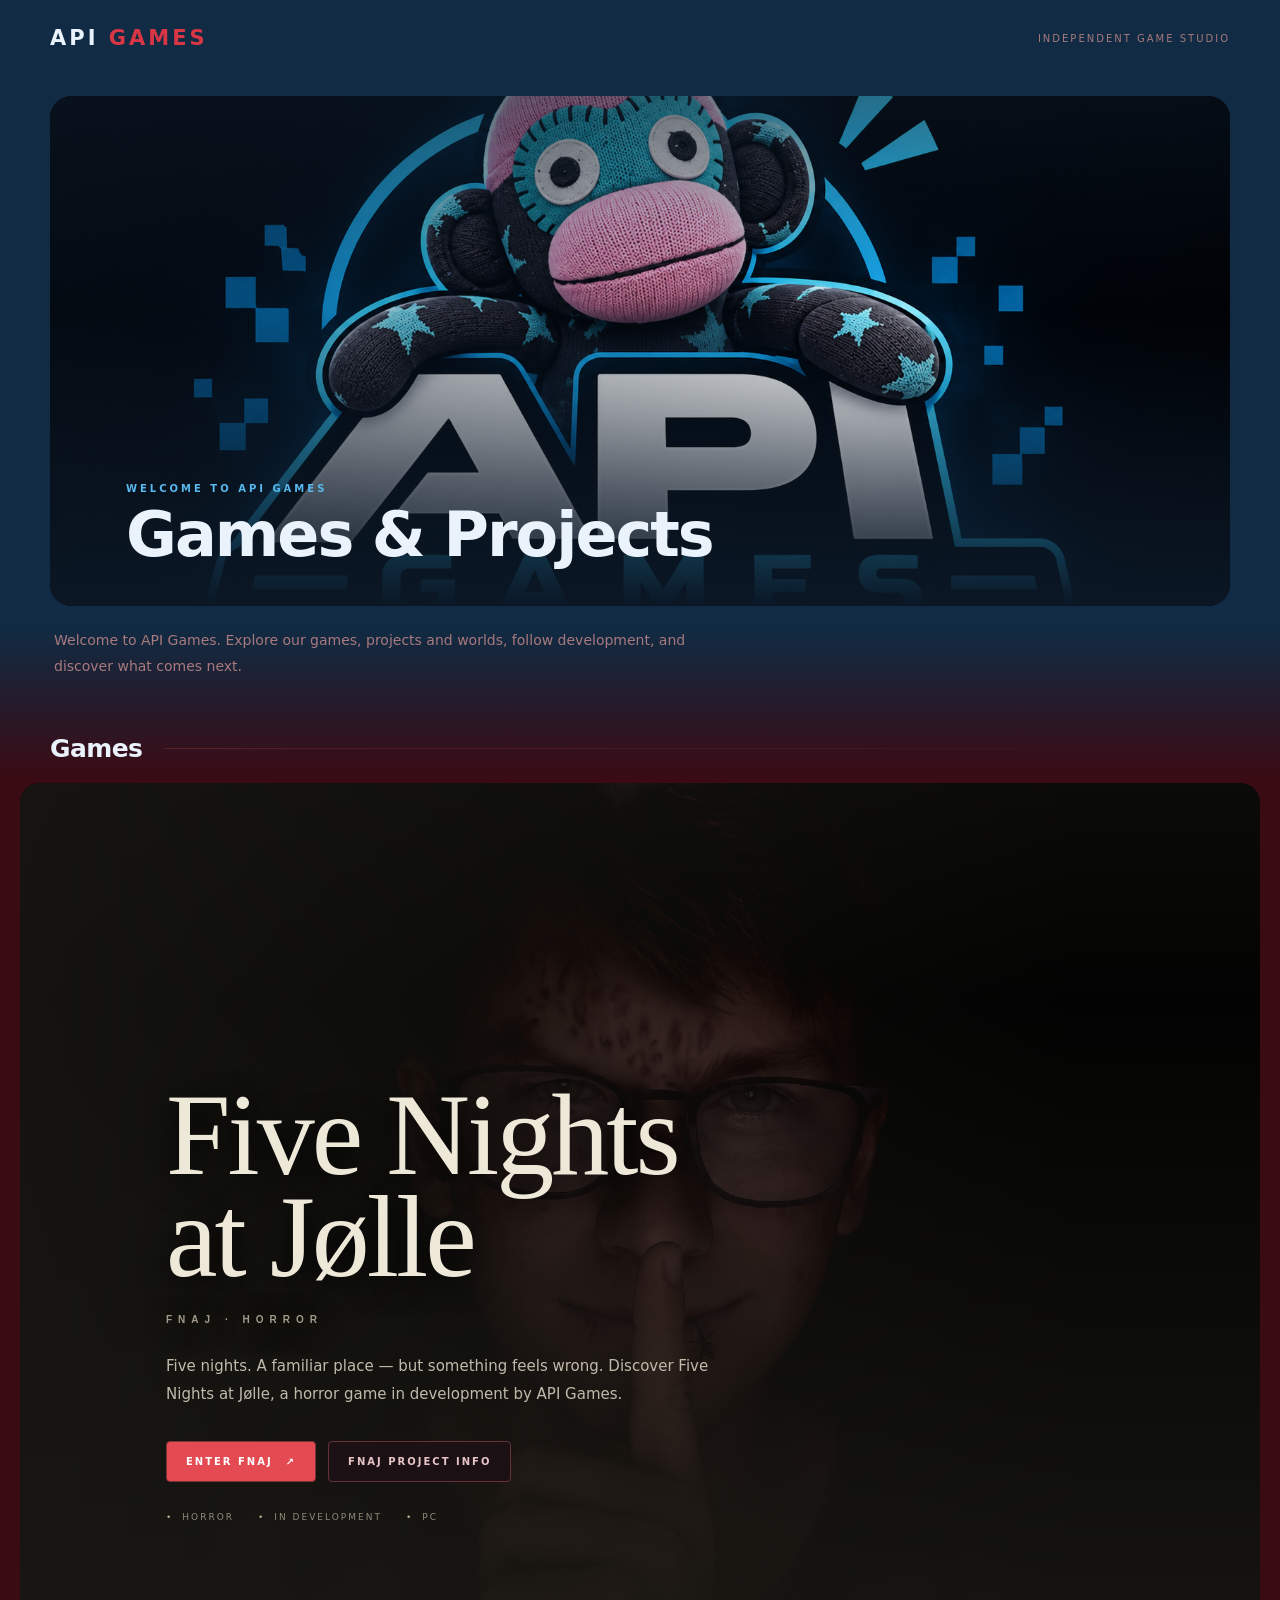
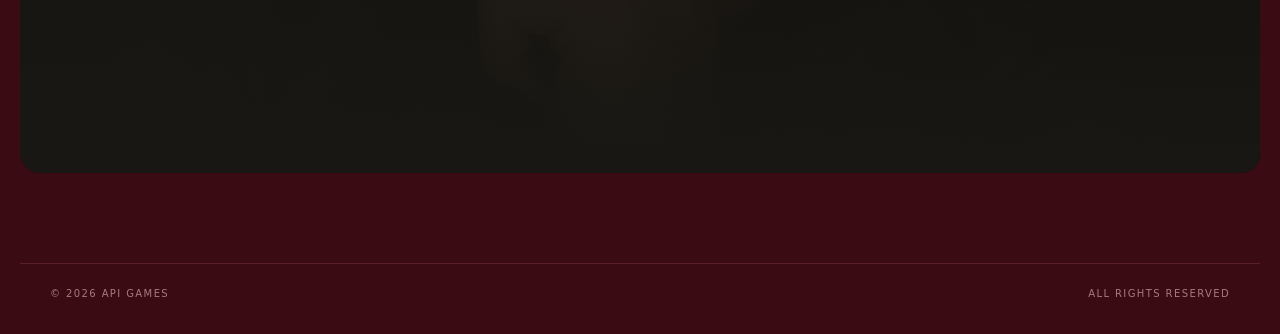
<file: index.html>
<!DOCTYPE html>
<html lang="en">
<head>
<meta charset="UTF-8">
<meta name="viewport" content="width=device-width, initial-scale=1">
<meta name="theme-color" content="#0b1725">
<meta name="description" content="API Games — games, projects and worlds.">
<title>API Games</title>
<style>
:root{--text:#eaf2fb;--muted:#a8797e;--line:#572027;--accent:#d93645}
*{box-sizing:border-box}
html{scroll-behavior:smooth;background:#3b0b14}body{min-height:100vh;margin:0;background:linear-gradient(180deg,#102b43 0,#102b43 calc(96px + clamp(330px,43vw,510px) + 22px),#3b0b14 calc(96px + clamp(330px,43vw,510px) + 172px),#3b0b14 100%);background-repeat:no-repeat;background-size:100% 100%;color:var(--text);font-family:Inter,system-ui,Arial,sans-serif;overflow-x:hidden}
header{height:76px;max-width:1240px;margin:auto;padding:0 30px;display:flex;align-items:center;justify-content:space-between}
.brand{font-weight:900;letter-spacing:3px;font-size:21px;text-decoration:none;color:var(--text)}.brand span{color:var(--accent)}
.nav{font-size:10px;color:var(--muted);letter-spacing:2px}
main{max-width:1240px;margin:auto;padding:20px 30px 90px}
.hero{height:clamp(330px,43vw,510px);position:relative;overflow:hidden;border-radius:22px;background:#0b1725}
.hero img{width:100%;height:100%;object-fit:cover;object-position:center 43%;display:block}
.hero:after{content:"";position:absolute;inset:0;background:linear-gradient(0deg,#0b1725 0%,#0b172500 58%,#0b172588 100%),linear-gradient(90deg,#0b172566,transparent 70%);pointer-events:none}
.hero-title{position:absolute;z-index:1;left:clamp(24px,6vw,76px);bottom:40px;color:#eaf2fb}
.eyebrow{font-size:10px;color:#58b8ed;font-weight:800;letter-spacing:3px;text-transform:uppercase}
h1{font-size:clamp(34px,6vw,62px);line-height:1;margin:10px 0 0;letter-spacing:-2px}
.intro{max-width:660px;color:var(--muted);line-height:1.85;font-size:14px;margin:22px 0 0 4px}
.section-head{display:flex;align-items:center;justify-content:space-between;margin:54px 0 20px}
h2{font-size:25px;letter-spacing:-.6px;margin:0}.section-line{height:1px;flex:1;margin-left:22px;background:linear-gradient(90deg,var(--line),transparent)}
.feature{position:relative;min-height:110vh;margin:0 calc(-1 * clamp(0px,3vw,30px));display:flex;align-items:flex-end;overflow:hidden;background:#181713;color:#e8e2d4;border-radius:20px}
.feature-bg{position:absolute;inset:-3%;background:url("games/FNAJ/Images/Gemini_Generated_Image_avwtjuavwtjuavwt.jpg") center 42%/cover no-repeat;filter:saturate(.72) contrast(1.06);transform:scale(1.04);transition:transform .3s}
.feature:before{content:"";position:absolute;inset:0;background:linear-gradient(0deg,#181713 0%,#181713ef 9%,#18171388 43%,#18171322 78%,#18171377 100%),linear-gradient(90deg,#181713cc 0%,#18171366 40%,transparent 85%);z-index:1}
.feature-content{position:relative;z-index:2;width:min(1120px,100%);margin:auto;padding:150px clamp(24px,7vw,86px) 100px}
.stamp{display:inline-block;border:1px solid #e34a5255;padding:8px 12px;color:#e34a52;font-size:9px;letter-spacing:3px;text-transform:uppercase;transform:rotate(-1.5deg);margin-bottom:24px}
.feature h2{font-family:Georgia,"Times New Roman",serif;font-weight:400;font-size:clamp(58px,10vw,116px);line-height:.88;letter-spacing:-3px;margin:0;color:#eee8d9;text-shadow:0 5px 30px #000}
.feature h2 small{display:block;font:600 10px Inter,Arial,sans-serif;letter-spacing:6px;color:#a39b89;margin-top:26px}
.feature-copy{max-width:570px;margin:28px 0 0;color:#c0baaa;line-height:1.85;font-size:15px}
.actions{display:flex;gap:12px;align-items:center;flex-wrap:wrap;margin-top:32px}
.btn{display:inline-flex;align-items:center;gap:13px;padding:14px 19px;text-decoration:none;text-transform:uppercase;letter-spacing:2px;font-size:10px;font-weight:800;border:1px solid #7c343b;background:#e34a52;color:#fff;border-radius:4px;transition:.25s}
.btn:hover{transform:translateY(-3px);box-shadow:0 10px 25px #0008;background:#eee5d1}
.btn.secondary{background:#1b1114;color:#e9c5c7;border-color:#673039}.btn.secondary:hover{background:#2a1419;color:#fff}
.feature-meta{display:flex;gap:24px;flex-wrap:wrap;margin-top:30px;color:#918a7b;font-size:9px;letter-spacing:2px;text-transform:uppercase}
.feature-meta span:before{content:"•";margin-right:9px;color:#b7a98b}
footer{max-width:1240px;margin:auto;padding:24px 30px 35px;border-top:1px solid var(--line);color:var(--muted);font-size:10px;letter-spacing:1.4px;display:flex;justify-content:space-between}
@media(max-width:650px){body{background-image:linear-gradient(180deg,#102b43 0,#102b43 calc(88px + 360px + 16px),#3b0b14 calc(88px + 360px + 145px),#3b0b14 100%)}header{padding:0 20px}.nav{font-size:8px;letter-spacing:1px}main{padding:12px 15px 65px}.hero{height:360px;border-radius:15px}.hero img{object-position:54% center}.hero-title{left:23px;bottom:34px}.intro{font-size:13px;margin-top:16px}.section-head{margin-top:42px}.feature{min-height:100svh;border-radius:14px;margin:0 -5px}.feature-bg{background-position:58% center}.feature:before{background:linear-gradient(0deg,#181713 0%,#181713ef 12%,#18171388 48%,#18171335 78%,#18171388 100%),linear-gradient(90deg,#18171388,transparent)}.feature-content{padding:125px 23px 85px}.feature h2{font-size:clamp(52px,14vw,82px)}.feature-copy{font-size:14px}.actions{gap:9px}.btn{flex:1;justify-content:center;padding:14px 12px;font-size:9px}footer{padding:22px 18px;gap:10px;flex-wrap:wrap}}
@media(prefers-reduced-motion:reduce){html{scroll-behavior:auto}*,*:before,*:after{transition:none!important}}
</style>
</head>
<body>
<header><a class="brand" href="./">API <span>GAMES</span></a><div class="nav">INDEPENDENT GAME STUDIO</div></header>
<main>
<section class="hero" id="hero">
<img src="apigamesthumbnail.png" alt="API Games banner">
<div class="hero-title"><div class="eyebrow">Welcome to API Games</div><h1>Games & Projects</h1></div>
</section>
<p class="intro" id="intro">Welcome to API Games. Explore our games, projects and worlds, follow development, and discover what comes next.</p>
<div class="section-head"><h2>Games</h2><div class="section-line"></div></div>
<section class="feature" id="fnaj">
<div class="feature-bg" aria-hidden="true"></div>
<div class="feature-content">
<h2>Five Nights<br>at Jølle<small>FNAJ · HORROR</small></h2>
<p class="feature-copy">Five nights. A familiar place — but something feels wrong. Discover Five Nights at Jølle, a horror game in development by API Games.</p>
<div class="actions">
<a class="btn" href="games/FNAJ/home/">Enter FNAJ <span aria-hidden="true">↗</span></a>
<a class="btn secondary" href="games/FNAJ/">FNAJ Project Info</a>
</div>
<div class="feature-meta"><span>Horror</span><span>In Development</span><span>PC</span></div>
</div>
</section>
</main>
<footer><span>© <span id="year"></span> API GAMES</span><span>ALL RIGHTS RESERVED</span></footer>
<script>
document.getElementById('year').textContent=new Date().getFullYear();
</script>
</body>
</html>
</file>
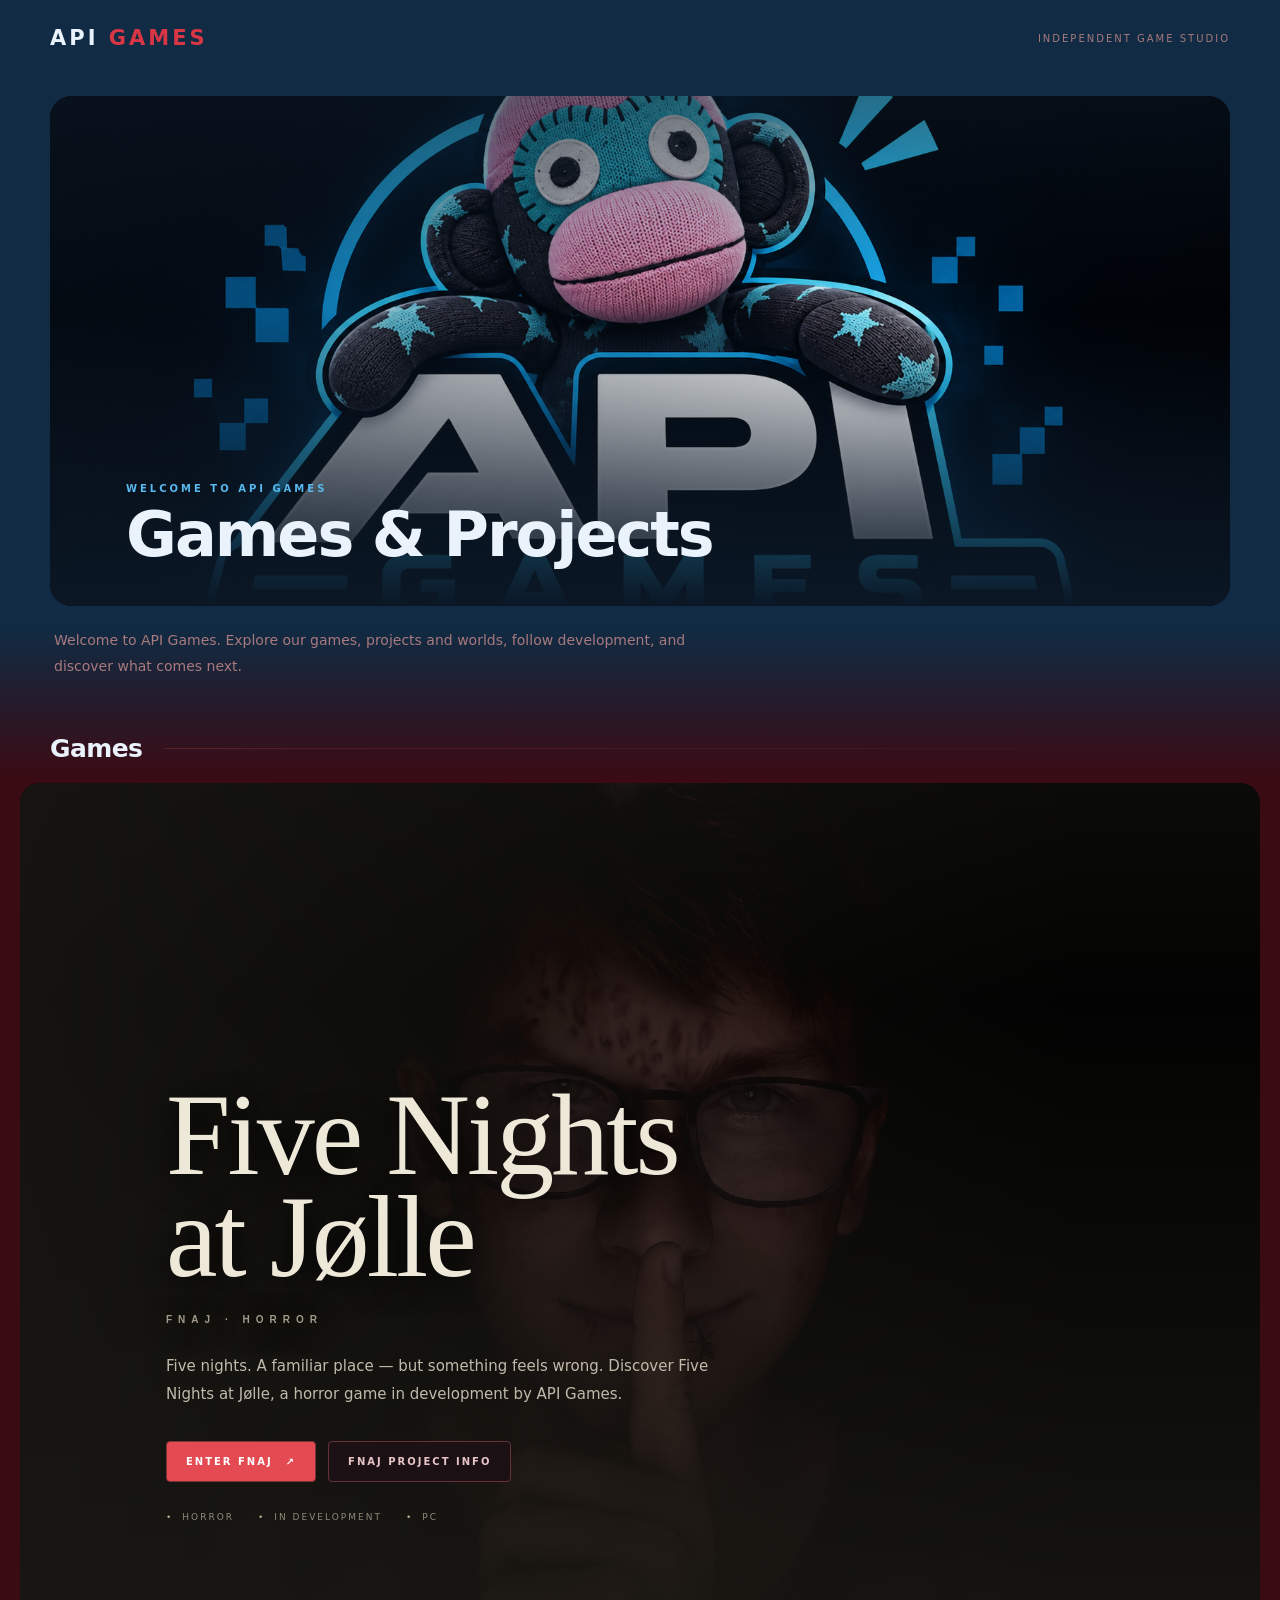
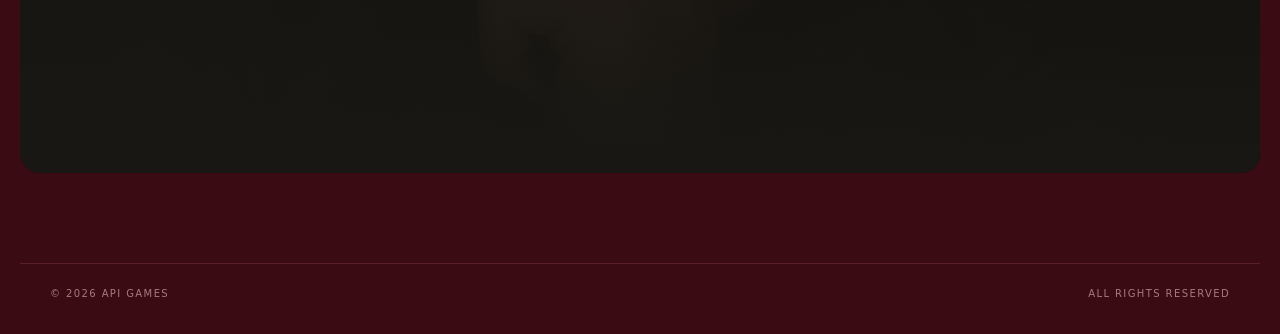
<file: home/index.html>
<!DOCTYPE html>
<html lang="en">
<head>
<meta charset="UTF-8">
<meta name="viewport" content="width=device-width,initial-scale=1">
<meta name="theme-color" content="#080b12">
<meta http-equiv="refresh" content="0;url=https://123idkgames456.github.io/Api_games/">
<title>API Games</title>
<link rel="canonical" href="https://123idkgames456.github.io/Api_games/">
<script>location.replace("https://123idkgames456.github.io/Api_games/");</script>
</head>
<body>
<p>Redirecting to <a href="https://123idkgames456.github.io/Api_games/">API Games</a>...</p>
</body>
</html>
</file>
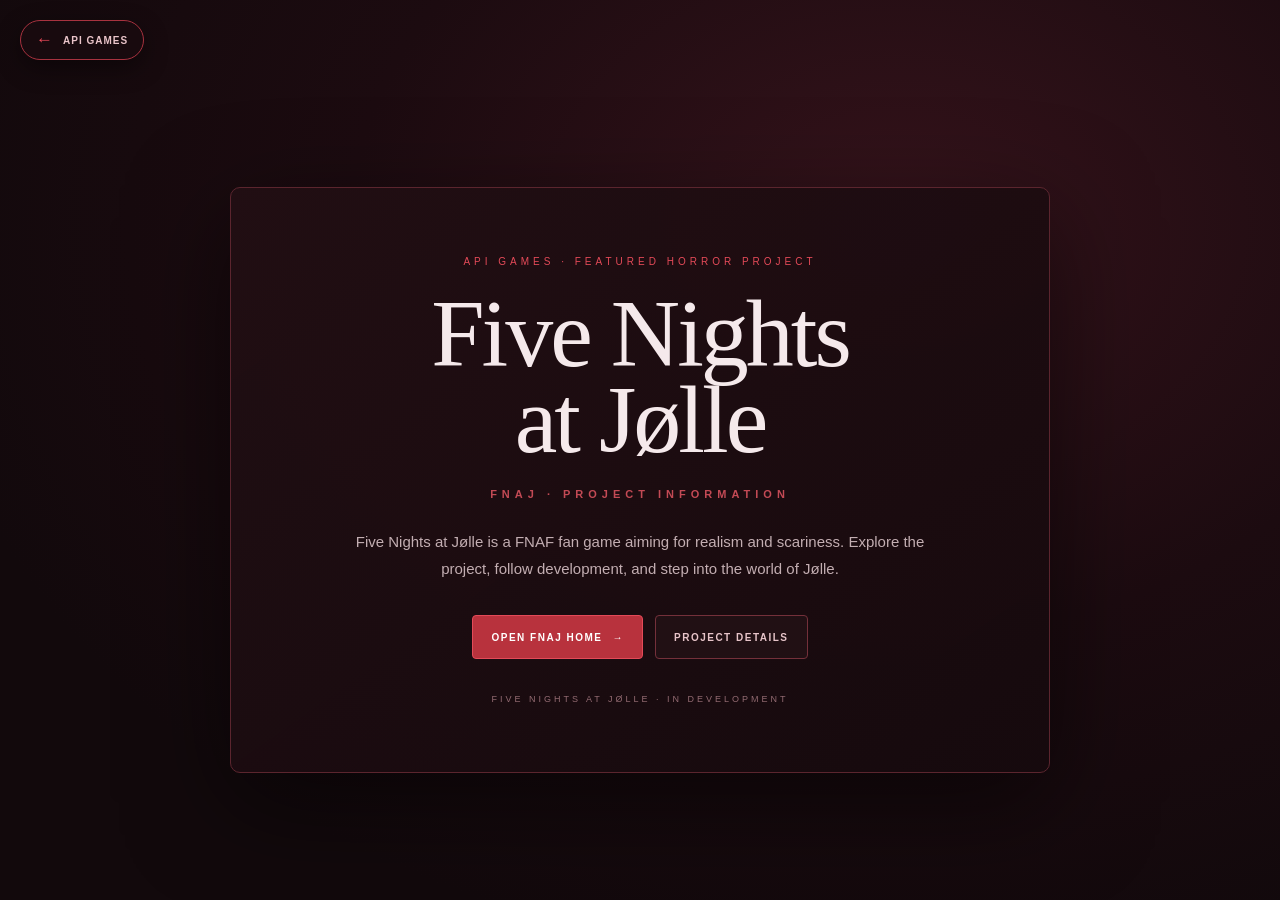
<file: games/FNAJ/index.html>
<!DOCTYPE html>
<html lang="en">
<head>
<meta charset="UTF-8">
<meta name="viewport" content="width=device-width,initial-scale=1">
<meta name="theme-color" content="#12090c">
<meta name="description" content="Five Nights at Jølle — FNAJ project information.">
<link rel="icon" type="image/webp" href="Images/1102960-crop0_225_1314_554-qpcmmsx4-v4.webp?v=20261008">
<title>FNAJ — Project Information</title>
<style>
*{box-sizing:border-box}html{min-height:100%;background:#12090c}body{margin:0;min-height:100vh;background:radial-gradient(ellipse at 70% 25%,#35131b 0%,#1c0b10 43%,#12090c 78%);color:#f1e5e7;font-family:Inter,Arial,sans-serif;display:grid;place-items:center;padding:100px 22px 40px}
.back{position:fixed;top:20px;left:20px;z-index:5;display:inline-flex;align-items:center;gap:9px;height:40px;padding:0 15px;border:1px solid #a8323f;border-radius:999px;background:#190b0ff2;color:#eac4c9;text-decoration:none;font-size:10px;font-weight:600;letter-spacing:1px;text-transform:uppercase;box-shadow:0 8px 25px #0006;transition:background .2s,border-color .2s,transform .2s}.back span{font-size:17px;color:#f04b5a}.back:hover{background:#3a151d;border-color:#e34a58;transform:translateY(-1px)}
main{width:min(820px,100%);text-align:center;border:1px solid #5b252e;background:linear-gradient(145deg,#210e13eF,#16090df2);padding:clamp(28px,6vw,68px);box-shadow:0 30px 100px #0008;border-radius:10px}
.eyebrow{font-size:10px;letter-spacing:4px;text-transform:uppercase;color:#e34a58;margin-bottom:24px}
h1{font-family:Georgia,serif;font-size:clamp(48px,9vw,96px);font-weight:400;line-height:.9;letter-spacing:-3px;margin:0;color:#f5e9eb}
h1 span{display:block;font:600 11px Inter,Arial,sans-serif;letter-spacing:5px;color:#c34a55;margin-top:24px}
p{max-width:570px;margin:28px auto 0;color:#c3aeb2;font-size:15px;line-height:1.85}
.actions{display:flex;justify-content:center;flex-wrap:wrap;gap:12px;margin-top:32px}
.btn{display:inline-flex;align-items:center;justify-content:center;gap:10px;min-height:44px;padding:13px 18px;border:1px solid #e34a58;border-radius:4px;background:#b8323d;color:#fff;text-decoration:none;text-transform:uppercase;letter-spacing:1.5px;font-size:10px;font-weight:600;transition:transform .2s,background .2s}
.btn:hover{transform:translateY(-2px);background:#d74350}.btn.secondary{background:#211014;border-color:#74303a;color:#e7c4c9}.btn.secondary:hover{background:#35141b}
footer{margin-top:35px;color:#936b72;font-size:9px;letter-spacing:3px;text-transform:uppercase}
@media(max-width:520px){body{padding:85px 14px 25px}.back{top:13px;left:13px;height:36px;padding:0 12px}main{padding:30px 19px}h1{letter-spacing:-1.5px}p{font-size:13px}}
@media(prefers-reduced-motion:reduce){*,*:before,*:after{transition:none!important}}
</style>
</head>
<body>
<a class="back" href="https://123idkgames456.github.io/Api_games/" aria-label="Return to API Games main menu"><span aria-hidden="true">←</span> API Games</a>
<main>
<div class="eyebrow">API Games · Featured Horror Project</div>
<h1>Five Nights<br>at Jølle<span>FNAJ · PROJECT INFORMATION</span></h1>
<p>Five Nights at Jølle is a FNAF fan game aiming for realism and scariness. Explore the project, follow development, and step into the world of Jølle.</p>
<div class="actions">
<a class="btn" href="home/">Open FNAJ Home <span aria-hidden="true">→</span></a>
<a class="btn secondary" href="home/#project">Project Details</a>
</div>
<footer>FIVE NIGHTS AT JØLLE · IN DEVELOPMENT</footer>
</main>
</body>
</html>
</file>
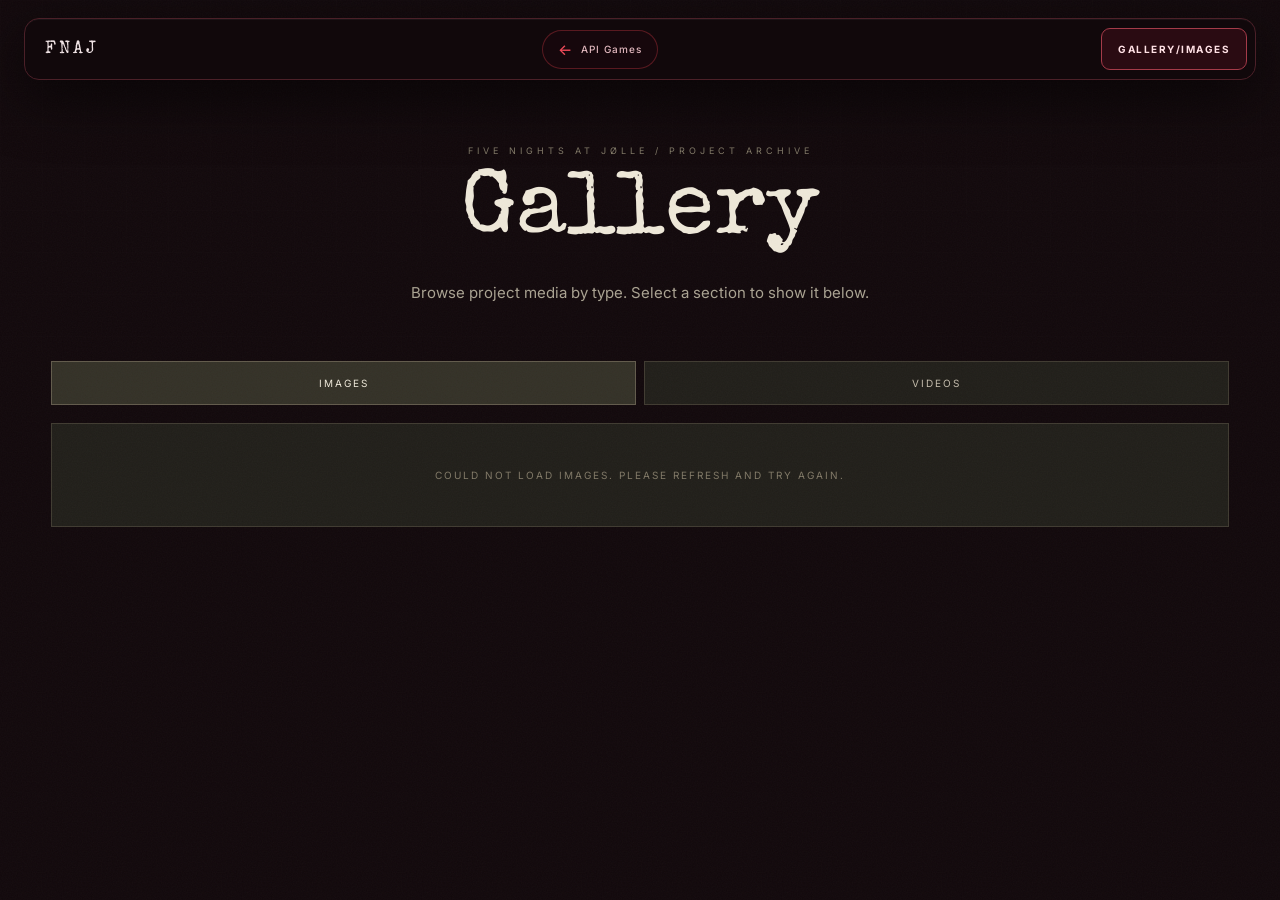
<file: games/FNAJ/gallery/index.html>
<!DOCTYPE html>
<html lang="en">
<head><link rel="icon" type="image/webp" href="../Images/1102960-crop0_225_1314_554-qpcmmsx4-v4.webp?v=20261008">
<meta charset="UTF-8"><meta name="viewport" content="width=device-width,initial-scale=1.0"><meta name="theme-color" content="#181713">
<title>FNAJ — Gallery</title>
<style>
@import url('https://fonts.googleapis.com/css2?family=Special+Elite&family=Inter:wght@400;500;600&display=swap');
*{box-sizing:border-box}html{min-height:100%;background:#09090c;background-image:linear-gradient(180deg,#3b0b14 0%,#26080f 32%,#13090d 68%,#09090c 100%);background-attachment:fixed;background-repeat:no-repeat}body{margin:0;min-height:100vh;background:transparent;color:#ddd8ca;font-family:Inter,Arial,sans-serif;overflow-x:hidden}body:before{content:"";position:fixed;inset:0;pointer-events:none;z-index:10;opacity:.06;background-image:url("data:image/svg+xml,%3Csvg xmlns='http://www.w3.org/2000/svg' width='180' height='180'%3E%3Cfilter id='n'%3E%3CfeTurbulence type='fractalNoise' baseFrequency='.8' numOctaves='4'/%3E%3C/filter%3E%3Crect width='100%25' height='100%25' filter='url(%23n)'/%3E%3C/svg%3E")}main{width:min(1180px,92vw);margin:auto;padding:145px 0 90px}.head{text-align:center;margin-bottom:55px}.label{font-size:9px;color:#817967;letter-spacing:4px;text-transform:uppercase;margin-bottom:18px}.head h1{font-family:"Special Elite",Georgia,serif;font-weight:400;font-size:clamp(50px,8vw,90px);line-height:.9;color:#eee8d9;margin:0 0 24px}.head p{max-width:650px;margin:auto;color:#aaa392;line-height:1.8;font-size:15px}.gallery{display:grid;grid-template-columns:repeat(2,1fr);gap:25px}.card{background:#211f1a;border:1px solid #403b31;padding:12px;transition:.35s;animation:rise .7s both}.card:hover{border-color:#625b4c;transform:translateY(-5px);box-shadow:0 20px 45px #0007}.preview{height:450px;max-height:450px;background:#171611;display:flex;align-items:center;justify-content:center;overflow:hidden}.preview img{display:block;width:100%;height:100%;object-fit:contain}.name{margin:14px 3px 11px;color:#c4bcac;font-size:11px;line-height:1.5;word-break:break-word}.download{display:inline-block;padding:10px 13px;border:1px solid #514a3d;color:#d6ccb8;text-decoration:none;font-size:9px;letter-spacing:2px;text-transform:uppercase;transition:.25s}.download:hover{background:#383329;border-color:#817866;color:#fff}.gallery-tabs{width:100%;margin-top:20px}.gallery-tabs-buttons{display:grid;grid-template-columns:repeat(2,1fr);gap:8px}.gallery-tab{width:100%;padding:15px 10px;background:#211f1a;border:1px solid #403b31;color:#c4bcac;font:10px Inter,Arial,sans-serif;letter-spacing:2px;text-transform:uppercase;text-align:center;cursor:pointer;transition:.25s}.gallery-tab:hover,.gallery-tab[aria-expanded="true"]{background:#343127;border-color:#625b4c;color:#eee8d9}.gallery-panel{display:none;padding:18px 0 8px}.gallery-panel.open{display:block}.gallery-panel .gallery{margin:0}.media-list{grid-template-columns:repeat(2,1fr)}.media-card{background:#211f1a;border:1px solid #403b31;padding:12px}.media-card video{display:block;width:100%}.media-card video{max-height:450px;background:#171611}.media-name{margin:12px 2px;color:#c4bcac;font-size:11px;word-break:break-word}.empty-gallery{padding:45px 20px;text-align:center;background:#211f1a;border:1px solid #403b31;color:#817967;font-size:10px;letter-spacing:2px;text-transform:uppercase;grid-column:1/-1}.audio-player{padding:16px;background:#171611;border:1px solid #3b372e}.audio-top{display:flex;align-items:center;gap:13px}.audio-play{width:44px;height:44px;flex:0 0 44px;border:1px solid #625b4c;border-radius:50%;background:#2c2922;color:#eee8d9;font-size:15px;cursor:pointer;transition:.2s}.audio-play:hover{background:#403a30;border-color:#817866}.audio-wave{height:44px;flex:1;display:flex;align-items:center;gap:3px;overflow:hidden}.audio-wave span{width:3px;min-width:3px;background:#625b4c;border-radius:3px;opacity:.65}.audio-progress{width:100%;height:4px;margin:15px 0 10px;appearance:none;background:#3b372e;border-radius:4px;cursor:pointer}.audio-progress::-webkit-slider-thumb{appearance:none;width:12px;height:12px;border-radius:50%;background:#c4bcac}.audio-progress::-moz-range-thumb{width:12px;height:12px;border:0;border-radius:50%;background:#c4bcac}.audio-bottom{display:flex;align-items:center;justify-content:space-between;gap:12px;color:#817967;font-size:9px;letter-spacing:1px}.audio-volume{width:90px;appearance:none;height:3px;background:#3b372e;border-radius:3px;cursor:pointer}.audio-volume::-webkit-slider-thumb{appearance:none;width:10px;height:10px;border-radius:50%;background:#aaa392}.audio-volume::-moz-range-thumb{width:10px;height:10px;border:0;border-radius:50%;background:#aaa392}@media(max-width:700px){main{width:calc(100% - 24px);padding-top:100px;padding-bottom:55px}.head{margin-bottom:38px}.head h1{font-size:clamp(45px,14vw,68px);letter-spacing:-2px}.head p{font-size:13px}.gallery{grid-template-columns:1fr;gap:16px}.gallery-tabs-buttons{grid-template-columns:repeat(2,1fr);gap:5px}.gallery-tab{padding:13px 4px;font-size:8px;letter-spacing:1px}.card{padding:8px}.preview{height:auto;min-height:180px;max-height:450px}.preview img{height:auto;max-height:450px}.download{padding:11px 12px;font-size:8px}.media-list{grid-template-columns:1fr}.audio-bottom{flex-wrap:wrap}.audio-volume{width:75px}}@media(prefers-reduced-motion:reduce){*{animation:none!important;transition:none!important}}
header{position:fixed;top:0;left:0;right:0;z-index:30;padding:16px 22px}.site-nav{max-width:1180px;margin:auto;padding:10px 12px 10px 18px;display:flex;align-items:center;justify-content:space-between;background:rgba(27,26,21,.86);border:1px solid #3b382e;border-radius:8px;box-shadow:0 14px 45px #0009;backdrop-filter:blur(16px)}.site-logo{font-family:"Special Elite",serif;font-size:16px;letter-spacing:2px;color:#e5dfcf;text-decoration:none;white-space:nowrap}.site-logo span{font:9px Inter,sans-serif;color:#817967;letter-spacing:2px;margin-left:8px}.site-nav-wrap{display:flex;align-items:center}.site-nav nav{display:flex;align-items:center;gap:4px}.site-nav nav a{color:#aaa394;text-decoration:none;font-size:9px;letter-spacing:2px;text-transform:uppercase;padding:10px 13px;border-radius:5px;transition:.25s}.site-nav nav a:hover,.site-nav nav a.active{color:#eee8d9;background:#343127}.site-nav nav a.active{box-shadow:inset 0 -2px #8a806c}.menu-toggle{display:none;background:transparent;border:1px solid #494438;color:#c9c1b0;border-radius:5px;width:40px;height:38px;font-size:18px;cursor:pointer}@media(max-width:760px){header{padding:10px}.site-nav{position:relative;padding:9px 10px}.site-logo{font-size:15px}.site-logo span{display:none}.menu-toggle{display:block}.site-nav nav{display:none;position:absolute;top:calc(100% + 7px);left:0;right:0;flex-direction:column;gap:3px;padding:8px;background:rgba(27,26,21,.98);border:1px solid #3b382e;border-radius:7px;box-shadow:0 14px 35px #0009}.site-nav nav.open{display:flex}.site-nav nav a{width:100%;padding:12px 11px;font-size:9px}}
</style>
<link rel="stylesheet" href="../dropdown/style.css">

<style id="api-main-page-back-style">.api-main-page-back{position:fixed;top:-28px;left:-28px;z-index:1000;width:56px;height:56px;display:block;border:1px solid rgba(227,74,88,.32);border-radius:50%;background:rgba(9,15,24,.9);color:#f8e9eb;text-decoration:none;box-shadow:0 4px 16px #0006;backdrop-filter:blur(12px);transition:background .2s,border-color .2s,transform .2s,opacity .25s}.api-main-page-back:hover{background:rgba(48,14,20,.96);border-color:#e34a58;transform:scale(1.06)}.api-main-page-back .api-back-icon{position:absolute;right:7px;bottom:7px;width:17px;height:17px;display:grid;place-items:center;color:#f07884;font:700 18px/1 Arial,sans-serif}body.api-main-page-leaving{opacity:0!important;transition:opacity .28s ease!important}@media(prefers-reduced-motion:reduce){.api-main-page-back{transition:none}}</style>
<style id="api-main-menu-back-red-fix">
.api-main-page-back{top:84px!important;left:22px!important;width:auto!important;height:38px!important;padding:0 13px!important;border:1px solid #a8323f!important;border-radius:999px!important;background:rgba(24,10,14,.94)!important;color:#e9c3c8!important;display:inline-flex!important;align-items:center!important;gap:8px!important;box-shadow:0 8px 22px #0006!important;backdrop-filter:blur(12px)!important;text-decoration:none!important}
.api-main-page-back:hover{background:#3a151d!important;border-color:#e34a58!important;transform:translateY(-1px)!important}
.api-main-page-back .api-back-icon{position:static!important;width:auto!important;height:auto!important;color:#f04b5a!important;font:700 17px/1 Arial,sans-serif!important}
.api-back-label{font:600 9px Inter,Arial,sans-serif!important;letter-spacing:1px!important;text-transform:uppercase!important;color:#e9c3c8!important}
body.api-main-page-leaving{opacity:0!important;transition:opacity .28s ease!important}
@media(max-width:760px){.api-main-page-back{top:72px!important;left:12px!important;height:32px!important;padding:0 10px!important;gap:6px!important}.api-back-label{font-size:8px!important}}
</style>
</head>
<body>

<main id="gallery"><div class="head"><div class="label">Five Nights at Jølle / Project Archive</div><h1>Gallery</h1><p>Browse project media by type. Select a section to show it below.</p></div>
<div class="gallery-tabs">
<div class="gallery-tabs-buttons">
<button class="gallery-tab" type="button" aria-expanded="false" data-target="imagesPanel">Images</button>
<button class="gallery-tab" type="button" aria-expanded="false" data-target="videosPanel">Videos</button>

</div>
<div class="gallery-panel" id="imagesPanel" data-gallery="images"><div class="gallery" id="imagesList"><div class="empty-gallery">Loading images...</div></div></div>
<div class="gallery-panel" id="videosPanel" data-gallery="videos"><div class="gallery media-list" id="videosList"><div class="empty-gallery">Loading videos...</div></div></div>

</div></main>
<script>
document.addEventListener("DOMContentLoaded",()=>{
 const tabs=[...document.querySelectorAll(".gallery-tab")];
 const panels={images:"imagesPanel",videos:"videosPanel"};
 function setTab(key,updateHash=true){
  key=(key||"").replace("#","").toLowerCase();
  if(!panels[key])key="images";
  tabs.forEach(tab=>{
   const active=tab.dataset.target===panels[key];
   tab.setAttribute("aria-expanded",active?"true":"false");
   document.getElementById(tab.dataset.target)?.classList.toggle("open",active);
  });
  const dropdown=document.querySelector(".universal-dropdown-toggle");
  if(dropdown)dropdown.textContent="Gallery/"+key[0].toUpperCase()+key.slice(1);
  if(updateHash)history.replaceState(null,"","#"+key);
 }
 tabs.forEach(tab=>tab.addEventListener("click",()=>{
  const key=Object.keys(panels).find(k=>panels[k]===tab.dataset.target);
  setTab(key);
  document.querySelectorAll(".media-card video").forEach(video=>{video.pause();video.currentTime=0});
 }));
 addEventListener("hashchange",()=>setTab(location.hash,false));
 setTab(location.hash||"images",true);
 const api="https://api.github.com/repos/123IdkGames456/Api_games/contents/games/FNAJ/";
 async function loadImages(){
  const list=document.getElementById("imagesList");
  try{
   const response=await fetch(api+"Images?ref=main&per_page=100",{headers:{Accept:"application/vnd.github+json"}});
   if(!response.ok)throw new Error("GitHub API "+response.status);
   const files=await response.json();
   const allowed=["png","jpg","jpeg","webp","gif","avif","bmp","svg"];
   const images=files.filter(file=>file.type==="file"&&allowed.includes(file.name.split(".").pop().toLowerCase()));
   if(!images.length){list.innerHTML='<div class="empty-gallery">No images found.</div>';return}
   list.innerHTML="";
   images.forEach(file=>{
    const card=document.createElement("article");card.className="card";
    const preview=document.createElement("div");preview.className="preview";
    const img=document.createElement("img");img.src=file.download_url;img.alt=file.name;img.loading="lazy";img.decoding="async";
    preview.appendChild(img);
    const name=document.createElement("div");name.className="name";name.textContent=file.name;
    const dl=document.createElement("a");dl.className="download";dl.href=file.download_url;dl.download=file.name;dl.textContent="↓ Download Full Quality";
    card.append(preview,name,dl);list.appendChild(card);
   });
  }catch(error){list.innerHTML='<div class="empty-gallery">Could not load images. Please refresh and try again.</div>'}
 }
 async function loadVideos(){
  const list=document.getElementById("videosList");
  try{
   const response=await fetch(api+"Videos?ref=main&per_page=100",{headers:{Accept:"application/vnd.github+json"}});
   if(!response.ok)throw new Error("GitHub API "+response.status);
   const files=await response.json();
   const allowed=["mp4","webm","ogg","mov","m4v"];
   const videos=files.filter(file=>file.type==="file"&&allowed.includes(file.name.split(".").pop().toLowerCase()));
   if(!videos.length){list.innerHTML='<div class="empty-gallery">No videos found.</div>';return}
   list.innerHTML="";
   videos.forEach(file=>{
    const card=document.createElement("article");card.className="media-card";
    const video=document.createElement("video");video.controls=true;video.playsInline=true;video.preload="metadata";video.src=file.download_url;
    const name=document.createElement("div");name.className="media-name";name.textContent=file.name;
    const dl=document.createElement("a");dl.className="download";dl.href=file.download_url;dl.download=file.name;dl.textContent="↓ Download";
    card.append(video,name,dl);list.appendChild(card);
   });
  }catch(error){list.innerHTML='<div class="empty-gallery">Could not load videos. Please refresh and try again.</div>'}
 }
 loadImages();
 loadVideos();
});
</script>




<script src="../shared/header.js?v=4"></script>
</body>
</html>
</file>
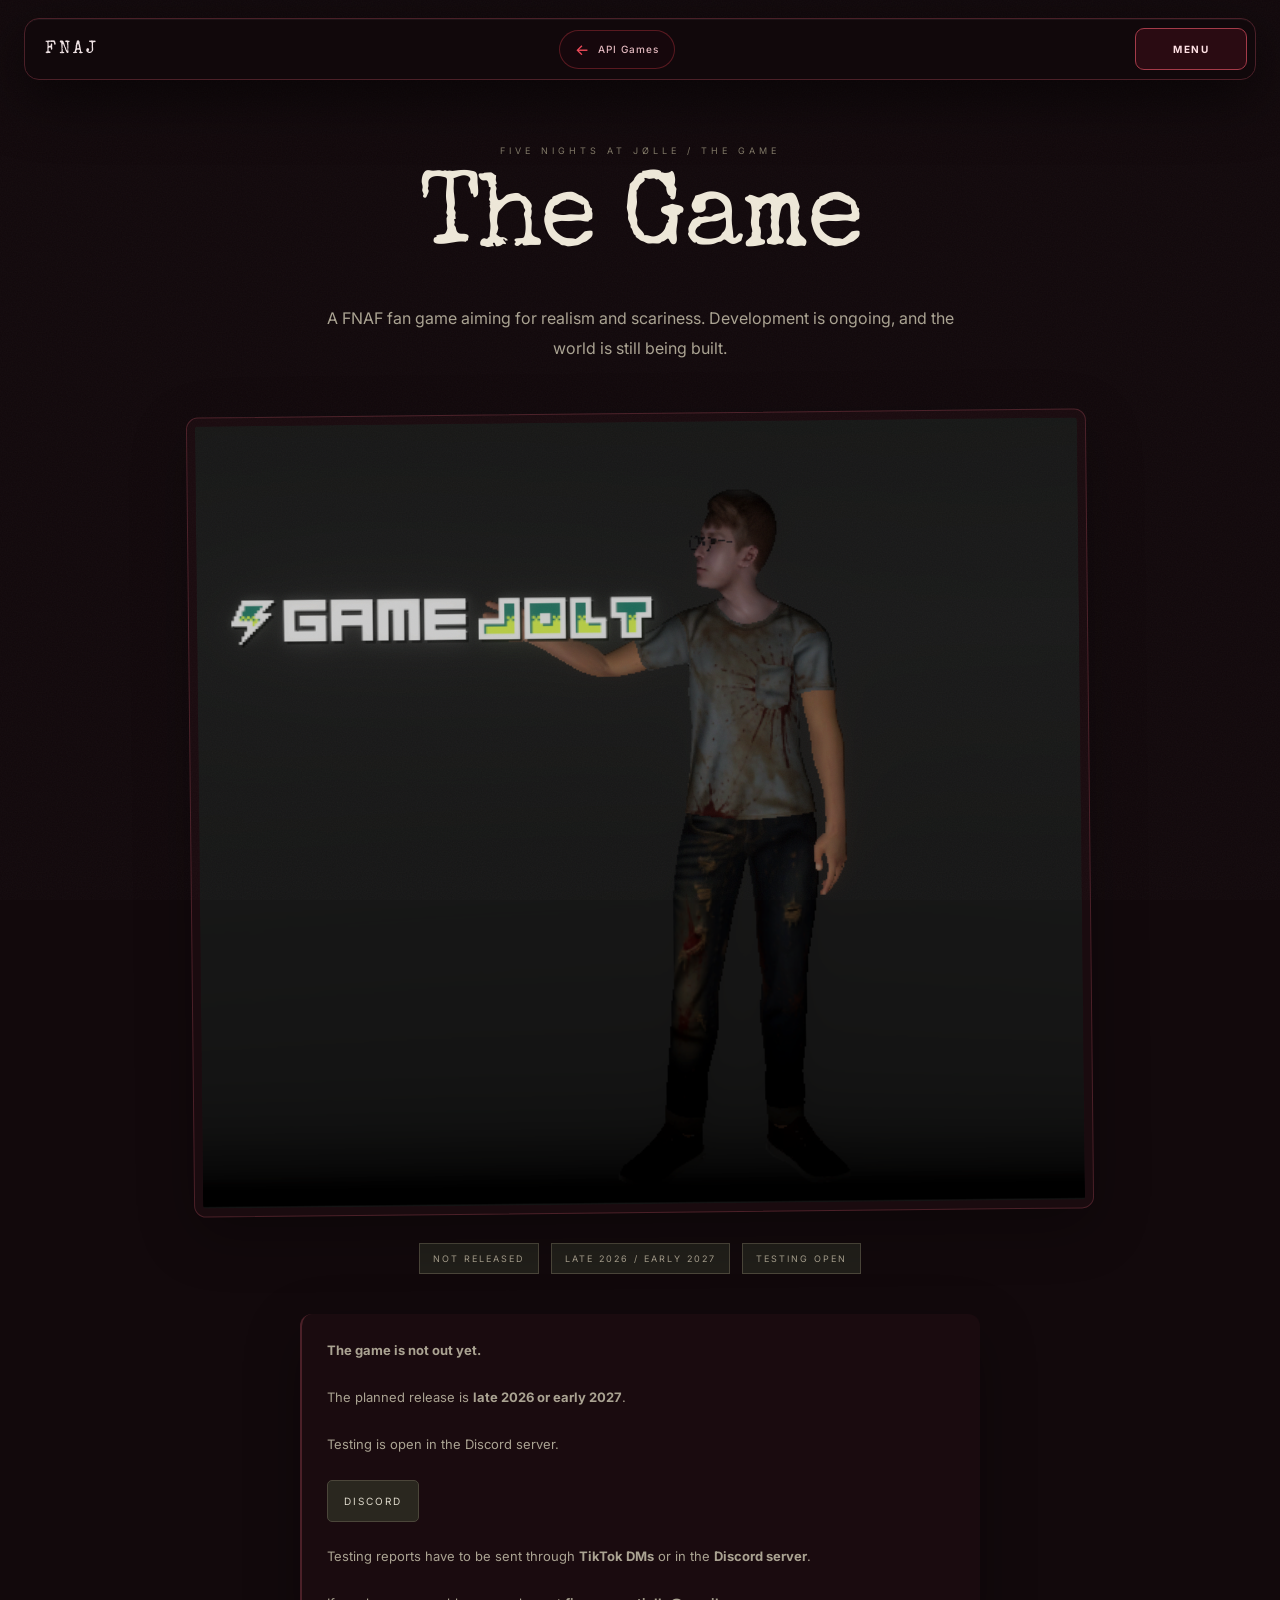
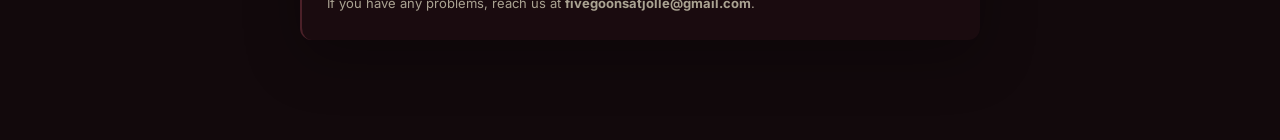
<file: games/FNAJ/game/index.html>
<!DOCTYPE html>
<html lang="en">
<head><link rel="icon" type="image/webp" href="../Images/1102960-crop0_225_1314_554-qpcmmsx4-v4.webp?v=20261008">
<meta charset="UTF-8"><meta name="viewport" content="width=device-width,initial-scale=1.0"><meta name="theme-color" content="#181713">
<title>FNAJ — The Game</title>
<style>
@import url('https://fonts.googleapis.com/css2?family=Special+Elite&family=Inter:wght@400;500;600&display=swap');
*{box-sizing:border-box}html{min-height:100%;background:#09090c;background-image:linear-gradient(180deg,#3b0b14 0%,#26080f 32%,#13090d 68%,#09090c 100%);background-attachment:fixed;background-repeat:no-repeat}body{margin:0;min-height:100vh;background:transparent;color:#ddd8ca;font-family:Inter,Arial,sans-serif;overflow-x:hidden}body:before{content:"";position:fixed;inset:0;pointer-events:none;z-index:10;opacity:.06;background-image:url("data:image/svg+xml,%3Csvg xmlns='http://www.w3.org/2000/svg' width='180' height='180'%3E%3Cfilter id='n'%3E%3CfeTurbulence type='fractalNoise' baseFrequency='.8' numOctaves='4'/%3E%3C/filter%3E%3Crect width='100%25' height='100%25' filter='url(%23n)'/%3E%3C/svg%3E")}@media(max-width:700px){.gallery-nav{top:12px;right:12px}}main{width:min(1050px,90vw);margin:auto;padding:145px 0 100px}.label{font-size:9px;color:#817967;letter-spacing:4px;text-transform:uppercase;margin-bottom:20px}h1{font-family:"Special Elite",Georgia,serif;font-size:clamp(58px,9vw,105px);font-weight:400;line-height:.9;letter-spacing:-3px;color:#eee8d9;margin:0 0 32px}.hero{text-align:center}.hero p{max-width:650px;margin:0 auto;color:#aaa392;line-height:1.9;font-size:16px}.game-image{display:block;width:min(900px,100%);margin:50px auto 0;border:1px solid #494438;padding:8px;background:#24221c;box-shadow:0 25px 80px #0008;transform:rotate(-.6deg);transition:.6s}.game-image:hover{transform:rotate(0) scale(1.01);box-shadow:0 30px 100px #000a}.status{display:flex;justify-content:center;gap:12px;flex-wrap:wrap;margin:30px 0}.tag{padding:9px 13px;border:1px solid #4b463a;background:#211f1a;color:#a9a18f;font-size:9px;letter-spacing:2px;text-transform:uppercase}.note{max-width:680px;margin:40px auto 0;padding:25px;border-left:2px solid #665e4c;background:#211f1a;color:#aaa392;line-height:1.8;font-size:13px;text-align:left}@keyframes rise{from{opacity:0;transform:translateY(18px)}to{opacity:1;transform:translateY(0)}}to{opacity:1;transform:translateY(0)}}@media(max-width:700px){main{width:calc(100% - 24px);padding:105px 0 55px}.hero p{font-size:14px;padding:0 6px}.game-image{margin-top:30px;padding:4px;width:100%;transform:none}.game-image:hover{transform:none}.status{gap:7px;margin:22px 0}.tag{padding:8px 9px;font-size:8px;letter-spacing:1.5px}.note{font-size:12px;padding:18px;margin-top:25px}.gallery-section{margin-top:60px}.section-head{display:block}.section-info{text-align:left;margin-top:10px;line-height:1.5}.section-title{font-size:30px}.gallery{grid-template-columns:1fr;gap:16px}.gallery-card{padding:8px}.gallery-card img{height:auto;max-height:450px;min-height:180px}.download{padding:11px 12px;font-size:8px}.actions{margin-top:30px}}@media(prefers-reduced-motion:reduce){*{animation:none!important;transition:none!important}}
header{position:fixed;top:0;left:0;right:0;z-index:30;padding:16px 22px}.site-nav{max-width:1180px;margin:auto;padding:10px 12px 10px 18px;display:flex;align-items:center;justify-content:space-between;background:rgba(27,26,21,.86);border:1px solid #3b382e;border-radius:8px;box-shadow:0 14px 45px #0009;backdrop-filter:blur(16px)}.site-logo{font-family:"Special Elite",serif;font-size:16px;letter-spacing:2px;color:#e5dfcf;text-decoration:none;white-space:nowrap}.site-logo span{font:9px Inter,sans-serif;color:#817967;letter-spacing:2px;margin-left:8px}.site-nav-wrap{display:flex;align-items:center}.site-nav nav{display:flex;align-items:center;gap:4px}.site-nav nav a{color:#aaa394;text-decoration:none;font-size:9px;letter-spacing:2px;text-transform:uppercase;padding:10px 13px;border-radius:5px;transition:.25s}.site-nav nav a:hover,.site-nav nav a.active{color:#eee8d9;background:#343127}.site-nav nav a.active{box-shadow:inset 0 -2px #8a806c}.menu-toggle{display:none;background:transparent;border:1px solid #494438;color:#c9c1b0;border-radius:5px;width:40px;height:38px;font-size:18px;cursor:pointer}@media(max-width:760px){header{padding:10px}.site-nav{position:relative;padding:9px 10px}.site-logo{font-size:15px}.site-logo span{display:none}.menu-toggle{display:block}.site-nav nav{display:none;position:absolute;top:calc(100% + 7px);left:0;right:0;flex-direction:column;gap:3px;padding:8px;background:rgba(27,26,21,.98);border:1px solid #3b382e;border-radius:7px;box-shadow:0 14px 35px #0009}.site-nav nav.open{display:flex}.site-nav nav a{width:100%;padding:12px 11px;font-size:9px}}</style>
<style id="pageTransitionStyle">body{transition:opacity .3s ease}body.page-out{opacity:0}@keyframes pageIn{from{opacity:0;transform:translateY(8px)}to{opacity:1;transform:none}}body.page-in{animation:pageIn .45s ease}</style><style id="oldFadeSystem">body{opacity:0;transform:translateY(8px);transition:opacity .45s ease,transform .45s ease}body.page-ready{opacity:1;transform:none}body.page-leaving{opacity:0;transform:translateY(-8px);pointer-events:none}</style><link rel="stylesheet" href="../dropdown/style.css">
<style id="api-main-page-back-style">.api-main-page-back{position:fixed;top:-28px;left:-28px;z-index:1000;width:56px;height:56px;display:block;border:1px solid rgba(227,74,88,.32);border-radius:50%;background:rgba(9,15,24,.9);color:#f8e9eb;text-decoration:none;box-shadow:0 4px 16px #0006;backdrop-filter:blur(12px);transition:background .2s,border-color .2s,transform .2s,opacity .25s}.api-main-page-back:hover{background:rgba(48,14,20,.96);border-color:#e34a58;transform:scale(1.06)}.api-main-page-back .api-back-icon{position:absolute;right:7px;bottom:7px;width:17px;height:17px;display:grid;place-items:center;color:#f07884;font:700 18px/1 Arial,sans-serif}body.api-main-page-leaving{opacity:0!important;transition:opacity .28s ease!important}@media(prefers-reduced-motion:reduce){.api-main-page-back{transition:none}}</style>
<style id="api-main-menu-back-red-fix">
.api-main-page-back{top:84px!important;left:22px!important;width:auto!important;height:38px!important;padding:0 13px!important;border:1px solid #a8323f!important;border-radius:999px!important;background:rgba(24,10,14,.94)!important;color:#e9c3c8!important;display:inline-flex!important;align-items:center!important;gap:8px!important;box-shadow:0 8px 22px #0006!important;backdrop-filter:blur(12px)!important;text-decoration:none!important}
.api-main-page-back:hover{background:#3a151d!important;border-color:#e34a58!important;transform:translateY(-1px)!important}
.api-main-page-back .api-back-icon{position:static!important;width:auto!important;height:auto!important;color:#f04b5a!important;font:700 17px/1 Arial,sans-serif!important}
.api-back-label{font:600 9px Inter,Arial,sans-serif!important;letter-spacing:1px!important;text-transform:uppercase!important;color:#e9c3c8!important}
body.api-main-page-leaving{opacity:0!important;transition:opacity .28s ease!important}
@media(max-width:760px){.api-main-page-back{top:72px!important;left:12px!important;height:32px!important;padding:0 10px!important;gap:6px!important}.api-back-label{font-size:8px!important}}
</style>
</head>
<body><main id="game" class="hero">
<div class="label">Five Nights at Jølle / The Game</div>
<h1>The Game</h1>
<p>A FNAF fan game aiming for realism and scariness. Development is ongoing, and the world is still being built.</p>
<img class="game-image" src="../Images/Bilde_2026-09-28_120044122.png" alt="Five Nights at Jølle">
<div class="status"><span class="tag">Not Released</span><span class="tag">Late 2026 / Early 2027</span><span class="tag">Testing Open</span></div>
<div class="note">
<strong>The game is not out yet.</strong><br><br>
The planned release is <strong>late 2026 or early 2027</strong>.<br><br>
Testing is open in the Discord server.<br><br>
<a href="https://discord.gg/x4mNtpJgtU" target="_blank" rel="noopener" style="display:inline-block;padding:11px 16px;border:1px solid #4b463a;background:#2a271f;color:#ddd8ca;text-decoration:none;border-radius:5px;letter-spacing:2px;font-size:10px;text-transform:uppercase">Discord</a><br><br>
Testing reports have to be sent through <strong>TikTok DMs</strong> or in the <strong>Discord server</strong>.<br><br>
If you have any problems, reach us at <strong>fivegoonsatjolle@gmail.com</strong>.
</div>
</main>
<script id="oldFadeScript">document.addEventListener("DOMContentLoaded",()=>requestAnimationFrame(()=>document.body.classList.add("page-ready")));window.addEventListener("pageshow",()=>document.body.classList.add("page-ready"));document.addEventListener("click",e=>{const link=e.target.closest("a");if(!link||link.target==="_blank"||link.hasAttribute("download"))return;const url=new URL(link.href,location.href);if(url.origin!==location.origin||url.hash)return;e.preventDefault();document.body.classList.remove("page-ready");document.body.classList.add("page-leaving");setTimeout(()=>location.href=url.href,420)});</script>


<script src="../shared/header.js?v=4"></script>
</body>
</html>
</file>
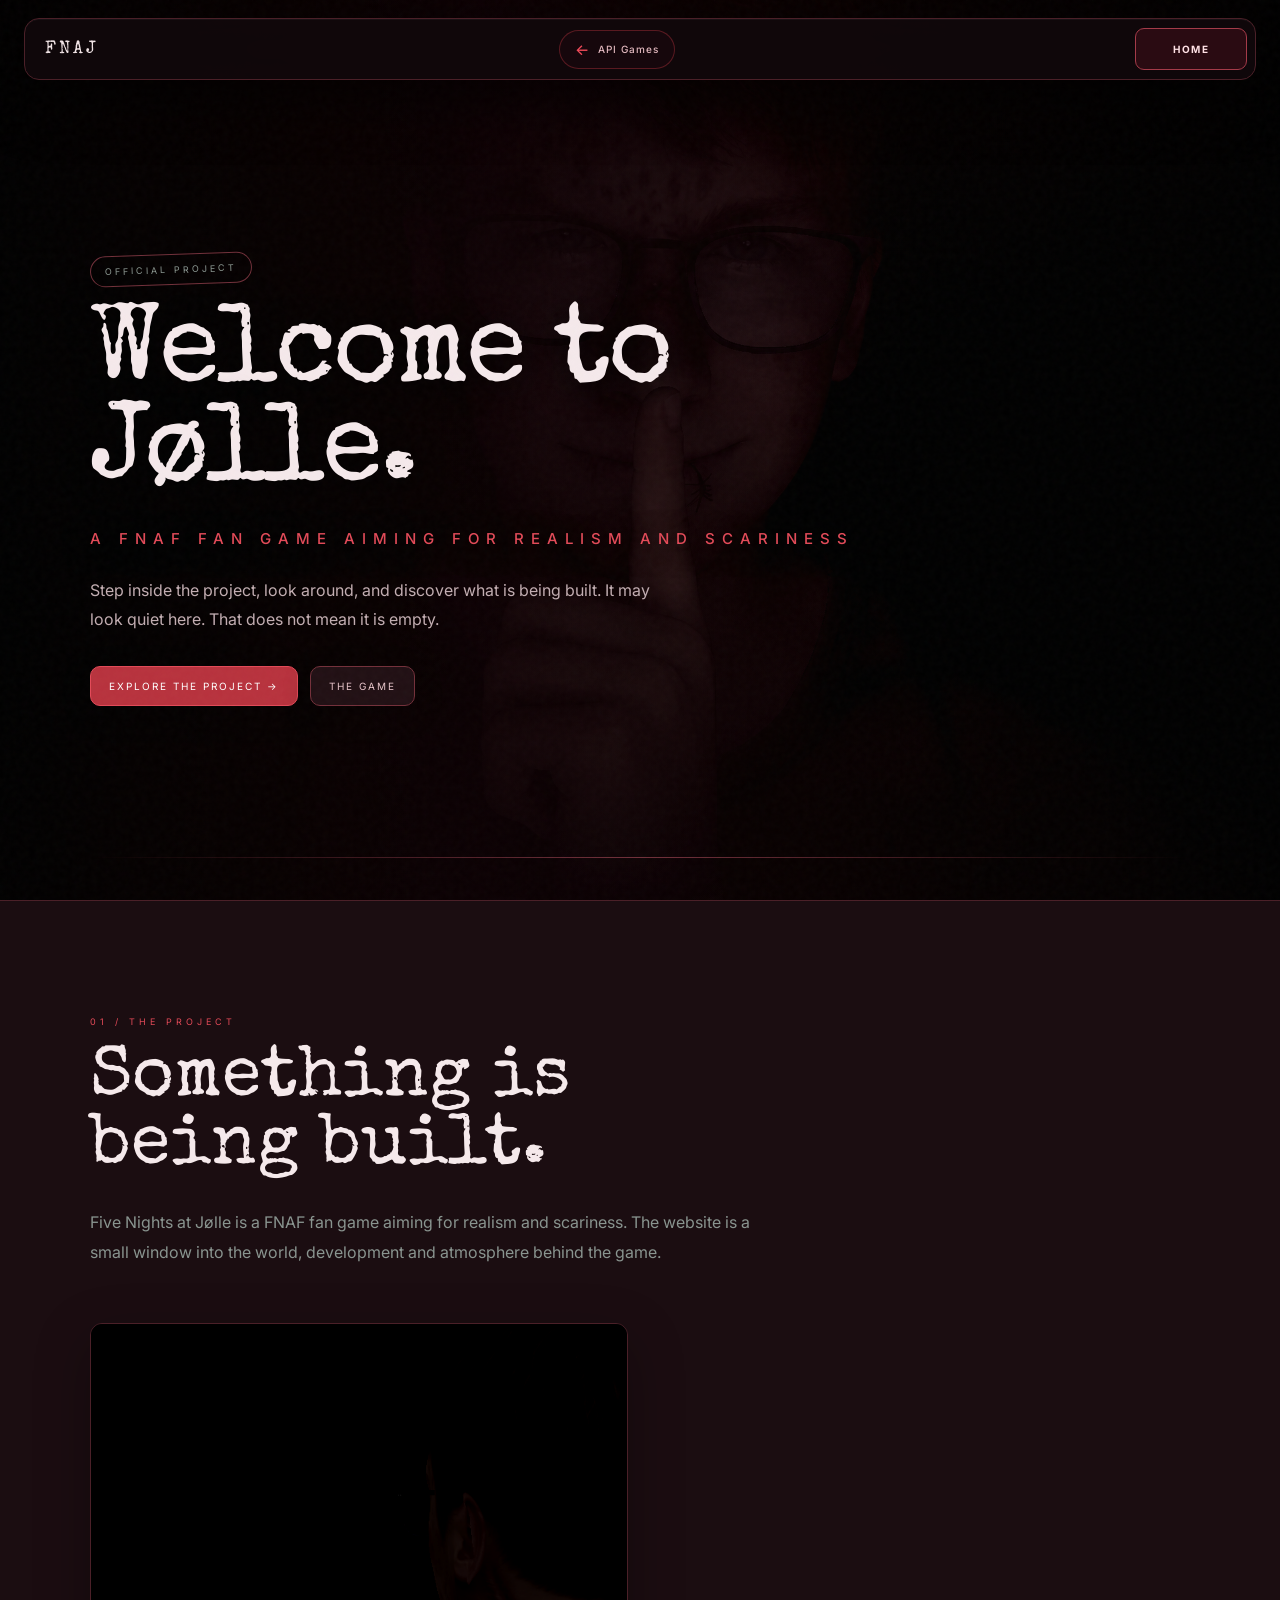
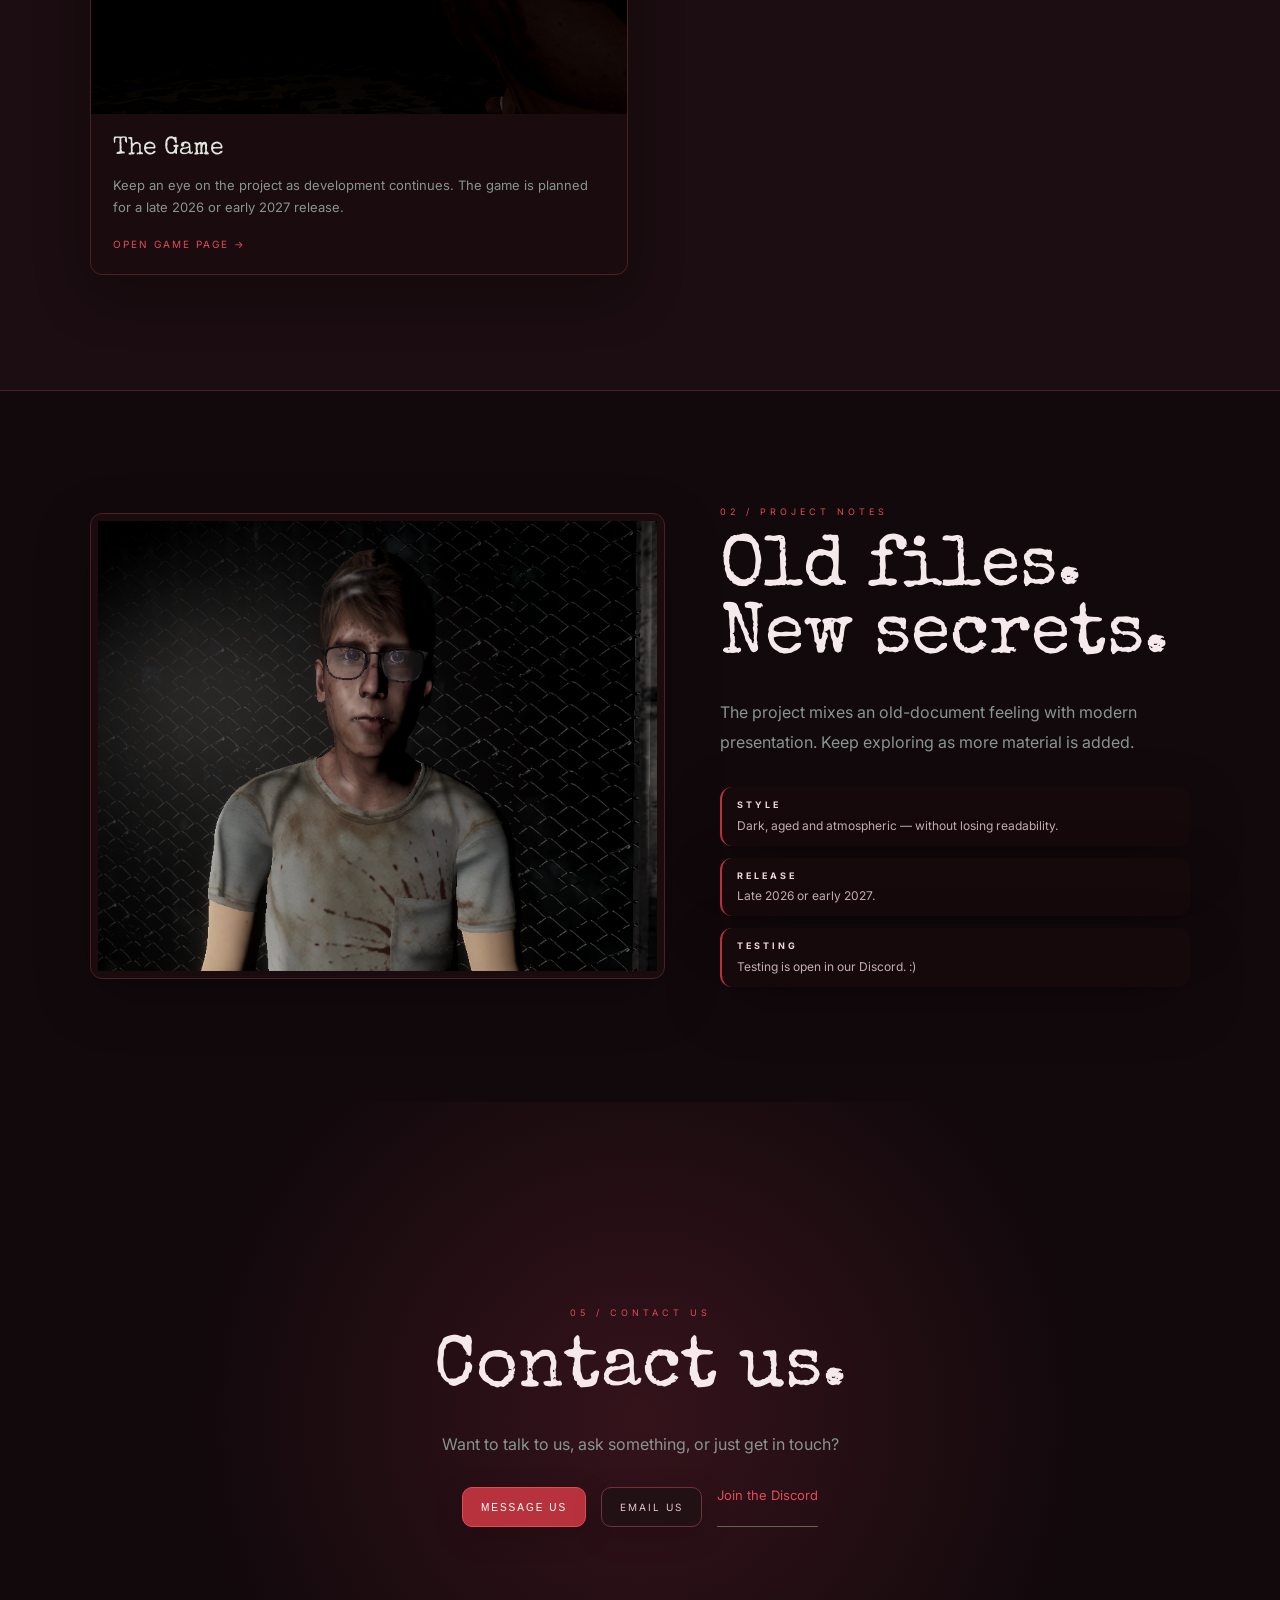
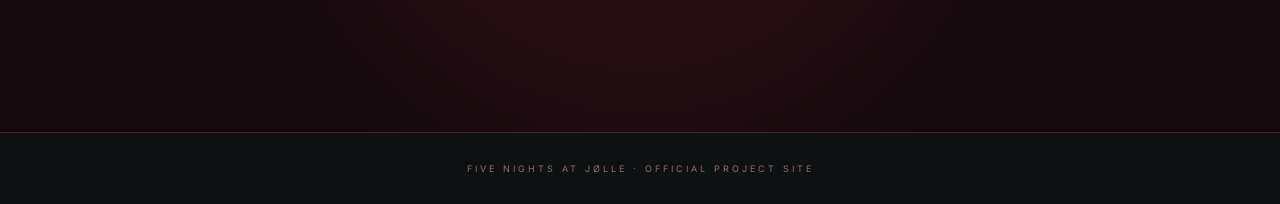
<file: games/FNAJ/home/index.html>
<!DOCTYPE html>
<html lang="en">
<head><link rel="icon" type="image/webp" href="../Images/1102960-crop0_225_1314_554-qpcmmsx4-v4.webp?v=20261008">
<meta charset="UTF-8">
<meta name="viewport" content="width=device-width,initial-scale=1.0">
<meta name="theme-color" content="#181713">
<title>Five Nights at Jølle</title>
<style>
@import url('https://fonts.googleapis.com/css2?family=Special+Elite&family=Inter:wght@400;500;600&display=swap');
*{box-sizing:border-box}html{scroll-behavior:smooth}body{opacity:0;transform:translateY(8px);transition:opacity .45s ease,transform .45s ease}body.page-ready{opacity:1;transform:none}body.page-leaving{opacity:0;transform:translateY(-8px);pointer-events:none}html{background:#09090c;background-image:linear-gradient(180deg,#3b0b14 0%,#26080f 32%,#13090d 68%,#09090c 100%);background-attachment:fixed;background-repeat:no-repeat}body{min-height:100vh;margin:0;background:transparent;color:#ddd8ca;font-family:Inter,Arial,sans-serif;overflow-x:hidden}body:before{content:"";position:fixed;inset:0;pointer-events:none;z-index:20;opacity:.055;background-image:url("data:image/svg+xml,%3Csvg viewBox='0 0 180 180' xmlns='http://www.w3.org/2000/svg'%3E%3Cfilter id='n'%3E%3CfeTurbulence type='fractalNoise' baseFrequency='.8' numOctaves='4' stitchTiles='stitch'/%3E%3C/filter%3E%3Crect width='100%25' height='100%25' filter='url(%23n)' opacity='.8'/%3E%3C/svg%3E")}::selection{background:#b7a98b;color:#171612}
.hero{min-height:100vh;display:flex;align-items:flex-end;position:relative;padding:150px 7vw 90px;overflow:hidden}.hero-bg{position:absolute;inset:0;background:linear-gradient(90deg,#181713 0%,#181713aa 35%,#18171344 70%,#181713 100%),linear-gradient(0deg,#181713 0%,transparent 32%,#18171377 100%),url("../Images/Gemini_Generated_Image_avwtjuavwtjuavwt.jpg") center/cover no-repeat;filter:saturate(.72) contrast(1.06);transform:scale(1.04);animation:slowzoom 18s ease-in-out infinite alternate}.hero:after{content:"";position:absolute;left:7vw;right:7vw;bottom:42px;height:1px;background:#77705d55}.hero-content{position:relative;z-index:2;width:min(1120px,100%);margin:auto}.stamp{display:inline-block;border:1px solid #7d756455;padding:8px 12px;color:#aaa18d;font-size:9px;letter-spacing:3px;text-transform:uppercase;transform:rotate(-2deg);margin-bottom:22px}.hero h1{font-family:"Special Elite",Georgia,serif;font-weight:400;font-size:clamp(58px,9vw,112px);line-height:.88;letter-spacing:-3px;margin:0;color:#eee8d9;text-shadow:0 5px 30px #000}.hero h1 span{display:block;font:500 clamp(11px,1.2vw,15px) Inter,sans-serif;letter-spacing:7px;color:#a39b89;margin-top:25px}.hero-copy{max-width:570px;margin:28px 0 0;color:#c0baaa;line-height:1.8;font-size:16px}.actions{display:flex;gap:12px;align-items:center;margin-top:32px}.btn{display:inline-flex;align-items:center;gap:13px;padding:13px 18px;text-decoration:none;text-transform:uppercase;letter-spacing:2px;font-size:10px;border:1px solid #716955;background:#d6ccb5;color:#211f1a;border-radius:4px;transition:.3s}.btn:hover{transform:translateY(-3px);box-shadow:0 10px 25px #0008;background:#eee5d1}.btn.secondary{background:#24221c;color:#c9c1b0;border-color:#514c3f}.btn.secondary:hover{background:#302d25;color:#eee}
section{padding:115px 7vw}.wrap{max-width:1120px;margin:auto}.eyebrow{font-size:9px;color:#817967;letter-spacing:4px;text-transform:uppercase;margin-bottom:18px}.section-title{font-family:"Special Elite",Georgia,serif;font-weight:400;font-size:clamp(42px,6vw,72px);line-height:.95;color:#eee8d9;margin:0 0 25px}.intro{max-width:700px;color:#aaa392;line-height:1.9;font-size:16px}
.paper{background:#211f1a;border-top:1px solid #39362d;border-bottom:1px solid #39362d}.grid{display:grid;grid-template-columns:1fr 1fr;gap:25px;margin-top:55px}.card{position:relative;overflow:hidden;background:#191813;border:1px solid #403c31;border-radius:6px;box-shadow:0 18px 55px #0005}.card img{display:block;width:100%;height:390px;object-fit:cover;filter:saturate(.68) contrast(1.04);transition:transform .7s,filter .7s}.card:hover img{transform:scale(1.045);filter:saturate(.9) contrast(1.06)}.card-info{padding:22px}.card-info strong{font-family:"Special Elite";font-weight:400;font-size:25px;color:#e4ddcc}.card-info p{color:#918b7c;line-height:1.7;font-size:13px}.card-link{display:inline-block;color:#cfc6b2;text-decoration:none;font-size:10px;letter-spacing:2px;text-transform:uppercase;margin-top:7px}.card-link:hover{color:#fff}
.archive{display:grid;grid-template-columns:1.1fr .9fr;gap:55px;align-items:center}.archive-image{border:1px solid #413d32;padding:8px;background:#24221c;box-shadow:0 20px 60px #0006;transform:rotate(-1deg)}.archive-image img{display:block;width:100%;height:450px;object-fit:cover;filter:grayscale(.25) sepia(.15)}.facts{display:grid;gap:12px;margin-top:30px}.fact{border-left:2px solid #625b4a;padding:11px 15px;background:#1c1b16;color:#aaa394;font-size:12px;line-height:1.6}.fact b{display:block;color:#d7cfbd;font-size:9px;letter-spacing:3px;text-transform:uppercase;margin-bottom:3px}
.contact{text-align:center;min-height:70vh;display:flex;align-items:center;background:radial-gradient(circle at center,#2a281f 0,#181713 58%)}.contact .intro{margin:0 auto}.contact-links{display:flex;justify-content:center;flex-wrap:wrap;gap:15px;margin-top:28px}.plain{color:#ddd6c6;text-decoration:none;border-bottom:1px solid #696253;padding-bottom:5px;font-size:13px}.plain:hover{border-color:#ddd}
footer{padding:30px;text-align:center;border-top:1px solid #343128;color:#6d685b;font-size:9px;letter-spacing:3px;text-transform:uppercase}
.reveal{opacity:0;transform:translateY(25px);transition:opacity .8s,transform .8s}.reveal.show{opacity:1;transform:none}@keyframes slowzoom{from{transform:scale(1.04)}to{transform:scale(1.09)}}@media(max-width:760px){.nav-dropdown{position:static}.nav-dropdown-toggle{width:100%;text-align:left;padding:12px 11px}.nav-dropdown-menu{position:static;display:none;box-shadow:none;margin:0 0 3px;border-radius:5px}.nav-dropdown.open .nav-dropdown-menu{display:block;opacity:1;visibility:visible;transform:none}.nav-dropdown-menu a{width:100%}header{padding:10px}.nav{position:relative;padding:9px 10px}.logo{font-size:15px}.logo small{display:none}.menu-toggle{display:block}nav{display:none;position:absolute;top:calc(100% + 7px);left:0;right:0;flex-direction:column;gap:3px;padding:8px;background:rgba(27,26,21,.97);border:1px solid #3b382e;border-radius:7px;box-shadow:0 14px 35px #0009}nav.open{display:flex}nav a{font-size:10px;padding:12px 11px;width:100%}.hero{padding:140px 24px 75px}.hero-bg{background:linear-gradient(90deg,#181713dd,#18171366),linear-gradient(0deg,#181713,#18171333),url("../Images/Gemini_Generated_Image_avwtjuavwtjuavwt.jpg") center/cover}.hero h1{letter-spacing:-2px}.hero-copy{font-size:14px}.actions{flex-wrap:wrap}section{padding:80px 24px}.grid,.archive{grid-template-columns:1fr}.card img{height:280px}.archive-image img{height:300px}.contact{min-height:60vh}}@media(prefers-reduced-motion:reduce){*,*:before,*:after{animation:none!important;transition:none!important;scroll-behavior:auto!important}}
.contact-modal{position:fixed;inset:0;z-index:100;display:flex;align-items:center;justify-content:center;padding:24px;background:#0d0c0ae6;backdrop-filter:blur(10px);opacity:0;visibility:hidden;transition:opacity .35s,visibility .35s}.contact-modal.open{opacity:1;visibility:visible}.contact-box{width:min(560px,100%);max-height:90vh;overflow:auto;background:#211f1a;border:1px solid #514b3d;border-radius:9px;box-shadow:0 30px 100px #000b;padding:32px;transform:translateY(25px) scale(.97);transition:transform .4s cubic-bezier(.2,.8,.2,1)}.contact-modal.open .contact-box{transform:none}.contact-top{display:flex;justify-content:space-between;align-items:flex-start;gap:20px}.contact-top h3{font-family:"Special Elite",serif;font-size:34px;font-weight:400;color:#eee8d9;margin:0}.contact-top p{color:#888170;font-size:12px;line-height:1.6;margin:9px 0 0}.modal-close{border:1px solid #4b463a;background:#29261f;color:#bdb4a2;width:36px;height:36px;border-radius:5px;font-size:20px;cursor:pointer;transition:.25s}.modal-close:hover{background:#3a352b;color:#fff;transform:rotate(90deg)}.contact-form{margin-top:26px}.field{margin-bottom:18px}.field label{display:block;color:#8f8879;font-size:9px;letter-spacing:3px;text-transform:uppercase;margin-bottom:8px}.field input,.field textarea{width:100%;border:1px solid #454036;background:#171611;color:#e1dacb;border-radius:5px;padding:13px;font:13px Inter,Arial,sans-serif;outline:none;transition:border-color .25s,box-shadow .25s}.field input:focus,.field textarea:focus{border-color:#827764;box-shadow:0 0 0 3px #82776418}.field textarea{min-height:145px;resize:vertical}.identity{display:grid;grid-template-columns:1fr 1fr;gap:10px}.identity-option{position:relative}.identity-option input{position:absolute;opacity:0;pointer-events:none}.identity-option label{display:flex;align-items:center;justify-content:center;padding:13px;border:1px solid #454036;border-radius:5px;background:#171611;color:#999282;cursor:pointer;transition:.25s}.identity-option input:checked+label{background:#39342b;border-color:#8a7e69;color:#eee8d9;box-shadow:inset 0 -2px #a0937c}.email-field{overflow:hidden;max-height:0;opacity:0;margin:0;transform:translateY(-8px);transition:max-height .4s,opacity .3s,transform .4s,margin .4s}.email-field.show{max-height:100px;opacity:1;margin-bottom:18px;transform:none}.form-submit{width:100%;justify-content:center;cursor:pointer}.form-status{min-height:18px;text-align:center;color:#958d7d;font-size:11px;margin-top:12px}.contact-modal.sent .contact-box{animation:modalSent .55s ease}@keyframes modalSent{50%{transform:scale(.985)}to{transform:none}}.form-submit.loading{pointer-events:none;opacity:.65}.form-submit.success{background:#b7ad96}.form-submit.error{background:#5a423b;color:#eee}@media(max-width:600px){.contact-modal{padding:12px}.contact-box{padding:23px}.contact-top h3{font-size:28px}.identity{grid-template-columns:1fr}.field textarea{min-height:120px}}
.faq{background:#211f1a;border-top:1px solid #39362d;border-bottom:1px solid #39362d}.faq-list{max-width:940px;margin:48px auto 0;display:grid;gap:14px}.faq-item{border:1px solid #464136;background:linear-gradient(145deg,#211f1a,#181713);border-radius:9px;overflow:hidden;box-shadow:0 12px 35px #0005;transition:border-color .3s,transform .3s,box-shadow .3s}.faq-item:hover{border-color:#655d4d;transform:translateY(-2px);box-shadow:0 18px 45px #0007}.faq-item.open{border-color:#756b57;box-shadow:0 20px 55px #0008}.faq-question{width:100%;display:flex;align-items:center;justify-content:space-between;gap:24px;padding:24px 26px;background:transparent;border:0;color:#eee8d9;text-align:left;font:700 16px Inter,Arial,sans-serif;letter-spacing:.3px;cursor:pointer}.faq-question:hover{background:#29261f}.faq-icon{width:32px;height:32px;display:flex;align-items:center;justify-content:center;flex:0 0 32px;border:1px solid #514b3e;border-radius:50%;color:#bdb3a0;font:400 21px Inter,Arial,sans-serif;transition:transform .35s,background .25s,border-color .25s}.faq-item.open .faq-icon{transform:rotate(45deg);background:#343027;border-color:#817866}.faq-answer{display:block;max-height:0;overflow:hidden;transition:max-height .45s ease}.faq-answer-inner{margin:0 20px 20px;padding:18px 20px;border-left:3px solid #756b57;background:#171611;border:1px solid #373329;border-left-width:3px;border-radius:0 6px 6px 0;color:#b5ad9e;line-height:1.8;font-size:13px}.faq-item.open .faq-answer{max-height:180px}.faq-meaning{display:inline-block;margin-top:4px;padding:9px 12px;border:1px solid #3e392f;border-radius:4px;color:#827a6b;font-size:9px;letter-spacing:2px;text-transform:uppercase}
@media(max-width:760px){.faq-list{margin-top:35px;gap:10px}.faq-question{padding:19px 17px;font-size:14px}.faq-icon{width:29px;height:29px;flex-basis:29px;font-size:19px}.faq-answer-inner{margin:0 13px 14px;padding:15px 15px;font-size:12px}}
</style>
<style id="pageTransitionStyle">body{transition:opacity .3s ease}body.page-out{opacity:0}@keyframes pageIn{from{opacity:0;transform:translateY(8px)}to{opacity:1;transform:none}}body.page-in{animation:pageIn .45s ease}</style><link rel="stylesheet" href="../dropdown/style.css">

<style id="fnaj-red-theme-and-main-menu-link">
::selection{background:#b8323d;color:#fff}
.eyebrow,.hero h1 span{color:#d34a55}
.stamp{border-color:#a83a455c;color:#d34a55}
.hero:after{background:#a83a4555}
.btn{border-color:#a63b45;background:#b8323d;color:#fff}
.btn:hover{background:#d34a55;border-color:#e35d66;color:#fff}
.btn.secondary{background:#201417;color:#e8c4c7;border-color:#71313a}
.btn.secondary:hover{background:#32191e;border-color:#b8323d;color:#fff}
.card{border-color:#4a2a30}
.card-link{color:#d34a55}
.archive-image{border-color:#4a2a30}
.fact{border-left-color:#b8323d}
.plain:hover{border-color:#d34a55}
.faq-item:hover,.faq-item.open{border-color:#80343e}
.faq-icon{color:#d34a55;border-color:#633039}
.faq-item.open .faq-icon{background:#381a20;border-color:#b8323d}
.faq-answer-inner{border-left-color:#b8323d}
.form-submit.success{background:#b8323d;color:#fff}
.form-submit.error{background:#692832;color:#fff}
.api-main-menu-link{display:inline-flex;align-items:center;gap:7px;margin-left:18px;padding:7px 10px;border:1px solid rgba(184,50,61,.25);border-radius:999px;color:#bdaeb0;text-decoration:none;font:500 10px Inter,Arial,sans-serif;letter-spacing:.8px;white-space:nowrap;opacity:.76;transition:opacity .2s,border-color .2s,color .2s,background .2s}
.api-main-menu-link span{font-size:14px;color:#d34a55;line-height:1}
.api-main-menu-link:hover{opacity:1;color:#fff;border-color:#b8323d;background:#b8323d18}
@media(max-width:760px){.api-main-menu-link{margin-left:9px;padding:6px 8px;font-size:9px;gap:5px}.api-main-menu-link span{font-size:13px}}
@media(prefers-reduced-motion:reduce){.api-main-menu-link{transition:none}}
</style>
<style id="fnaj-red-deep-theme">
:root{color-scheme:dark}
body{background:#12090c!important;color:#eee4e5}
body:before{opacity:.04}
.hero-bg{background-image:linear-gradient(90deg,#12090cf5 0%,#210d12d9 38%,#260b1255 72%,#12090cf0 100%),linear-gradient(0deg,#12090c 0%,transparent 35%,#260b1288 100%),url("../Images/Gemini_Generated_Image_avwtjuavwtjuavwt.jpg")!important;filter:saturate(.95) contrast(1.08)}
.hero:after{background:#c52d3d77}
.stamp,.eyebrow,.hero h1 span{color:#e34a58}
.stamp{border-color:#b8323d88}
.paper,.faq{background:#1b0d11!important;border-color:#4b2028!important}
section:not(.paper):not(.faq){background-color:#12090c}
.section-title,.hero h1,.card-info strong,.contact-top h3{color:#f5e9eb}
.intro,.hero-copy{color:#c3aeb2}
.card{background:#170a0d;border-color:#5a252e}
.card-link,.plain{color:#e34a58}
.archive-image{background:#210d12;border-color:#612630}
.fact{background:#1b0d11;color:#c3aeb2;border-left-color:#d33a49}
.fact b{color:#f0d9dc}
.contact{background:radial-gradient(circle at center,#35131b 0,#12090c 62%)}
footer{border-color:#492027;color:#936b72}
.btn{background:#b8323d!important;border-color:#e34a58!important;color:#fff!important}
.btn:hover{background:#d74350!important}
.btn.secondary{background:#211014!important;border-color:#74303a!important;color:#e7c4c9!important}
.btn.secondary:hover{background:#35141b!important}
.faq-item{background:linear-gradient(145deg,#210f14,#16090c);border-color:#54232c}
.faq-question{color:#f0e3e5}
.faq-question:hover{background:#2a1117}
.faq-icon{color:#e34a58;border-color:#74303a}
.faq-item.open .faq-icon{background:#3b151d;border-color:#d33a49}
.faq-answer-inner{background:#16090c;border-color:#54232c;border-left-color:#d33a49;color:#c3aeb2}
.api-main-menu-link{border-color:#b8323d55!important;color:#e0b7bd!important}
.api-main-menu-link span{color:#f04b5a!important}
.api-main-menu-link:hover{border-color:#e34a58!important;background:#b8323d22!important}
.contact-box{background:#1b0d11;border-color:#74303a}
.modal-close{background:#261016;border-color:#66303a;color:#e7c4c9}
.field input,.field textarea{background:#12090c;border-color:#54232c;color:#f0e3e5}
.identity-option label{background:#12090c;border-color:#54232c;color:#c3aeb2}
.identity-option input:checked+label{background:#3b151d;border-color:#d33a49;color:#fff;box-shadow:inset 0 -2px #d33a49}
.form-submit.success{background:#b8323d!important}
.form-submit.error{background:#681e29!important}
::selection{background:#b8323d;color:#fff}
</style>
</head>
<body>


<main>
<section class="hero" id="home"><div class="hero-bg"></div><div class="hero-content reveal"><div class="stamp">Official Project</div><h1>Welcome to<br>Jølle.<span>A FNAF FAN GAME AIMING FOR REALISM AND SCARINESS</span></h1><p class="hero-copy">Step inside the project, look around, and discover what is being built. It may look quiet here. That does not mean it is empty.</p><div class="actions"><a class="btn" href="#project">Explore the project →</a><a class="btn secondary" href="../game/">The Game</a></div></div></section>
<section class="paper" id="project"><div class="wrap reveal"><div class="eyebrow">01 / The Project</div><h2 class="section-title">Something is<br>being built.</h2><p class="intro">Five Nights at Jølle is a FNAF fan game aiming for realism and scariness. The website is a small window into the world, development and atmosphere behind the game.</p><div class="grid"><article class="card"><img src="../Images/Bilde_2026-10-05_213933909.png" alt="Five Nights at Jølle project"><div class="card-info"><strong>The Game</strong><p>Keep an eye on the project as development continues. The game is planned for a late 2026 or early 2027 release.</p><a class="card-link" href="../game/">Open game page →</a></div></article></div></div></section>
<section><div class="wrap archive reveal"><div class="archive-image"><img src="../Images/Pasted image (2).png" alt="Jølle project archive"></div><div><div class="eyebrow">02 / Project Notes</div><h2 class="section-title">Old files.<br>New secrets.</h2><p class="intro">The project mixes an old-document feeling with modern presentation. Keep exploring as more material is added.</p><div class="facts"><div class="fact"><b>Style</b>Dark, aged and atmospheric — without losing readability.</div><div class="fact"><b>Release</b>Late 2026 or early 2027.</div><div class="fact"><b>Testing</b>Testing is open in our Discord. :)</div></div></div></div></section>

<section class="contact" id="contact"><div class="wrap reveal"><div class="eyebrow">05 / Contact us</div><h2 class="section-title">Contact us.</h2><p class="intro">Want to talk to us, ask something, or just get in touch?</p><div class="contact-links"><button class="btn" type="button" id="openContact">Message us</button><a class="btn secondary" href="mailto:fivegoonsatjolle@gmail.com">Email us</a><a class="plain" href="https://discord.gg/x4mNtpJgtU" target="_blank" rel="noopener">Join the Discord</a></div></div></section>
</main>
<div class="contact-modal" id="contactModal" aria-hidden="true"><div class="contact-box" role="dialog" aria-modal="true" aria-labelledby="contactTitle"><div class="contact-top"><div><h3 id="contactTitle">Send us a message.</h3><p>Tell us what you want to say. Choose how you would like us to reply.</p></div><button class="modal-close" type="button" id="closeContact" aria-label="Close">×</button></div><form class="contact-form" id="contactForm" action="https://formsubmit.co/ajax/fivegoonsatjolle@gmail.com" method="POST"><input type="hidden" name="_subject" value="FNAJ Website Message"><input type="hidden" name="_captcha" value="false"><input type="hidden" name="_template" value="basic"><input type="hidden" name="_replyto" id="replyTo"><div class="field"><label for="senderName">From</label><input id="senderName" name="name" type="text" placeholder="Your name" required></div><div class="field"><label>Reply preference</label><div class="identity"><div class="identity-option"><input id="anonymous" name="reply_option" value="Anonymous" type="radio" checked><label for="anonymous">Anonymous<br><small>No reply</small></label></div><div class="identity-option"><input id="withEmail" name="reply_option" value="Email" type="radio"><label for="withEmail">Email me back</label></div></div></div><div class="field email-field" id="emailField"><label for="senderEmail">Your email</label><input id="senderEmail" name="email" type="email" placeholder="you@example.com"></div><div class="field"><label for="message">Message</label><textarea id="message" name="message" placeholder="Write your message..." required></textarea></div><button class="btn form-submit" id="submitButton" type="submit">Send message →</button><div class="form-status" id="formStatus"></div></form></div></div><footer>FIVE NIGHTS AT JØLLE · OFFICIAL PROJECT SITE</footer>
<script>
document.addEventListener("DOMContentLoaded",()=>requestAnimationFrame(()=>document.body.classList.add("page-ready")));window.addEventListener("pageshow",()=>document.body.classList.add("page-ready"));document.addEventListener("click",e=>{const link=e.target.closest("a");if(!link||link.target==="_blank"||link.hasAttribute("download"))return;const url=new URL(link.href,location.href);if(url.origin!==location.origin||url.hash)return;e.preventDefault();document.body.classList.remove("page-ready");document.body.classList.add("page-leaving");setTimeout(()=>location.href=url.href,420)});
const observer=new IntersectionObserver(entries=>entries.forEach(e=>{if(e.isIntersecting)e.target.classList.add("show")}),{threshold:.12});document.querySelectorAll(".reveal").forEach(e=>observer.observe(e));document.querySelectorAll(".faq-question").forEach(q=>q.addEventListener("click",()=>{const item=q.closest(".faq-item");document.querySelectorAll(".faq-item.open").forEach(x=>{if(x!==item)x.classList.remove("open")});item.classList.toggle("open")}));
if(location.pathname.endsWith("/index.html"))history.replaceState(null,"",location.pathname.slice(0,-10));


const modal=document.getElementById("contactModal"),openContact=document.getElementById("openContact"),closeContact=document.getElementById("closeContact"),form=document.getElementById("contactForm"),emailChoice=document.getElementById("withEmail"),anonymousChoice=document.getElementById("anonymous"),emailField=document.getElementById("emailField"),emailInput=document.getElementById("senderEmail"),replyTo=document.getElementById("replyTo"),status=document.getElementById("formStatus"),submitButton=document.getElementById("submitButton");
function setEmail(){const show=emailChoice.checked;emailField.classList.toggle("show",show);emailInput.required=show;if(!show)emailInput.value="";replyTo.value=show?emailInput.value:""}
emailChoice.addEventListener("change",setEmail);anonymousChoice.addEventListener("change",setEmail);emailInput.addEventListener("input",()=>replyTo.value=emailInput.value);
function closeModal(){modal.classList.remove("open");modal.setAttribute("aria-hidden","true");document.body.style.overflow=""}
openContact.addEventListener("click",()=>{modal.classList.add("open");modal.setAttribute("aria-hidden","false");document.body.style.overflow="hidden";status.textContent="";submitButton.classList.remove("success","error");setTimeout(()=>document.getElementById("senderName").focus(),300)});
closeContact.addEventListener("click",closeModal);modal.addEventListener("click",e=>{if(e.target===modal)closeModal});document.addEventListener("keydown",e=>{if(e.key==="Escape"&&modal.classList.contains("open"))closeModal()});
form.addEventListener("submit",async e=>{e.preventDefault();if(!form.reportValidity())return;const name=document.getElementById("senderName").value.trim();const email=emailChoice.checked?emailInput.value.trim():"ANONAMUS";const message=document.getElementById("message").value.trim();const body="Name\n"+name+"\n\nEmail address or ANONAMUS\n"+email+"\n\nMessage\n"+message+"\n\n-sent from FNAJ website";submitButton.classList.add("loading");submitButton.classList.remove("success","error");status.textContent="Sending…";try{const data=new URLSearchParams();data.append("_subject","FNAJ Website Message");data.append("_captcha","false");data.append("_template","basic");data.append("message",body);if(emailChoice.checked)data.append("_replyto",emailInput.value.trim());const response=await fetch(form.action,{method:"POST",body:data,headers:{Accept:"application/json","Content-Type":"application/x-www-form-urlencoded"}});if(!response.ok)throw new Error("send failed");status.textContent="Message sent.";submitButton.textContent="Sent ✓";submitButton.classList.remove("loading");submitButton.classList.add("success");form.reset();anonymousChoice.checked=true;emailField.classList.remove("show");emailInput.required=false;replyTo.value="";setTimeout(()=>{closeModal();submitButton.textContent="Send message →";submitButton.classList.remove("success")},1300)}catch(error){status.textContent="Could not send. Please try again.";submitButton.classList.remove("loading");submitButton.classList.add("error");submitButton.textContent="Try again →"}});
</script><script id="oldFadeScript">document.addEventListener("DOMContentLoaded",()=>requestAnimationFrame(()=>document.body.classList.add("page-ready")));window.addEventListener("pageshow",()=>document.body.classList.add("page-ready"));document.addEventListener("click",e=>{const link=e.target.closest("a");if(!link||link.target==="_blank"||link.hasAttribute("download"))return;const url=new URL(link.href,location.href);if(url.origin!==location.origin||url.hash)return;e.preventDefault();document.body.classList.remove("page-ready");document.body.classList.add("page-leaving");setTimeout(()=>location.href=url.href,420)});</script>


<script src="../shared/header.js?v=4"></script>
</body>
</html>
</file>
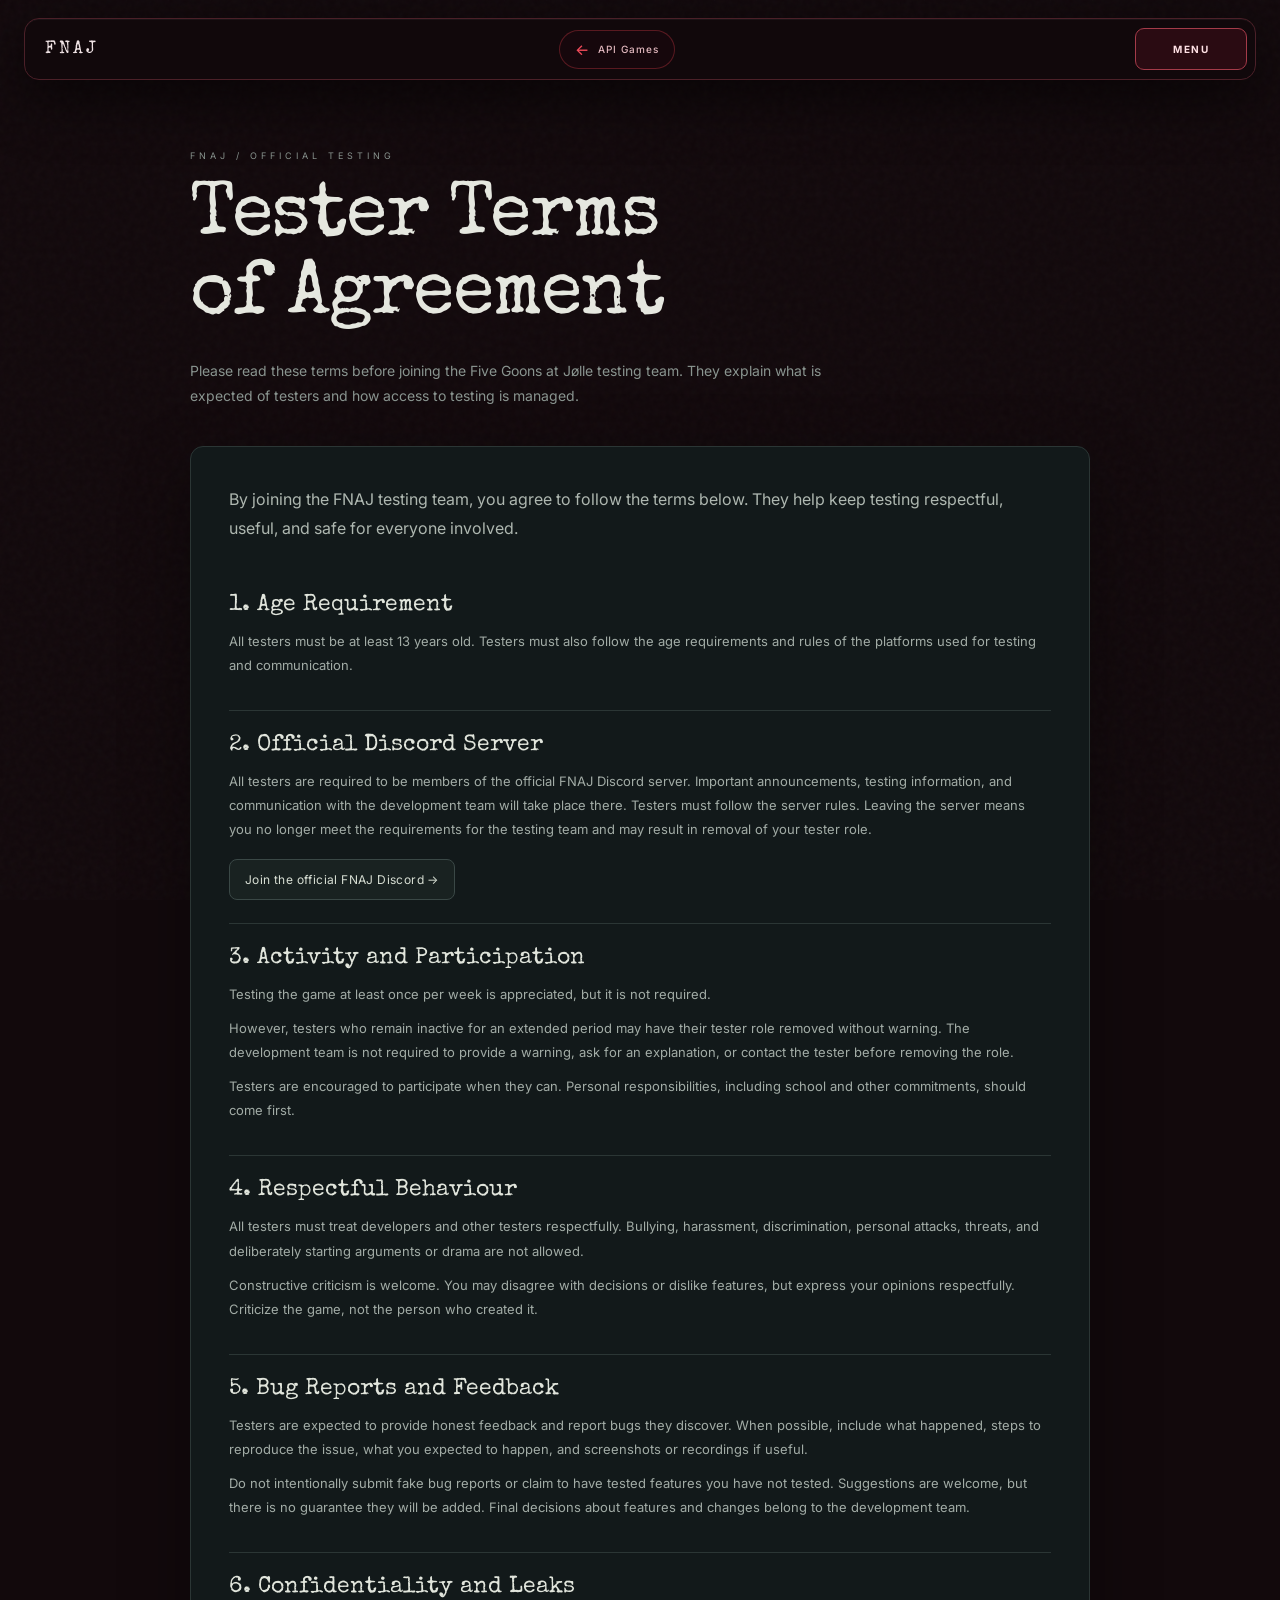
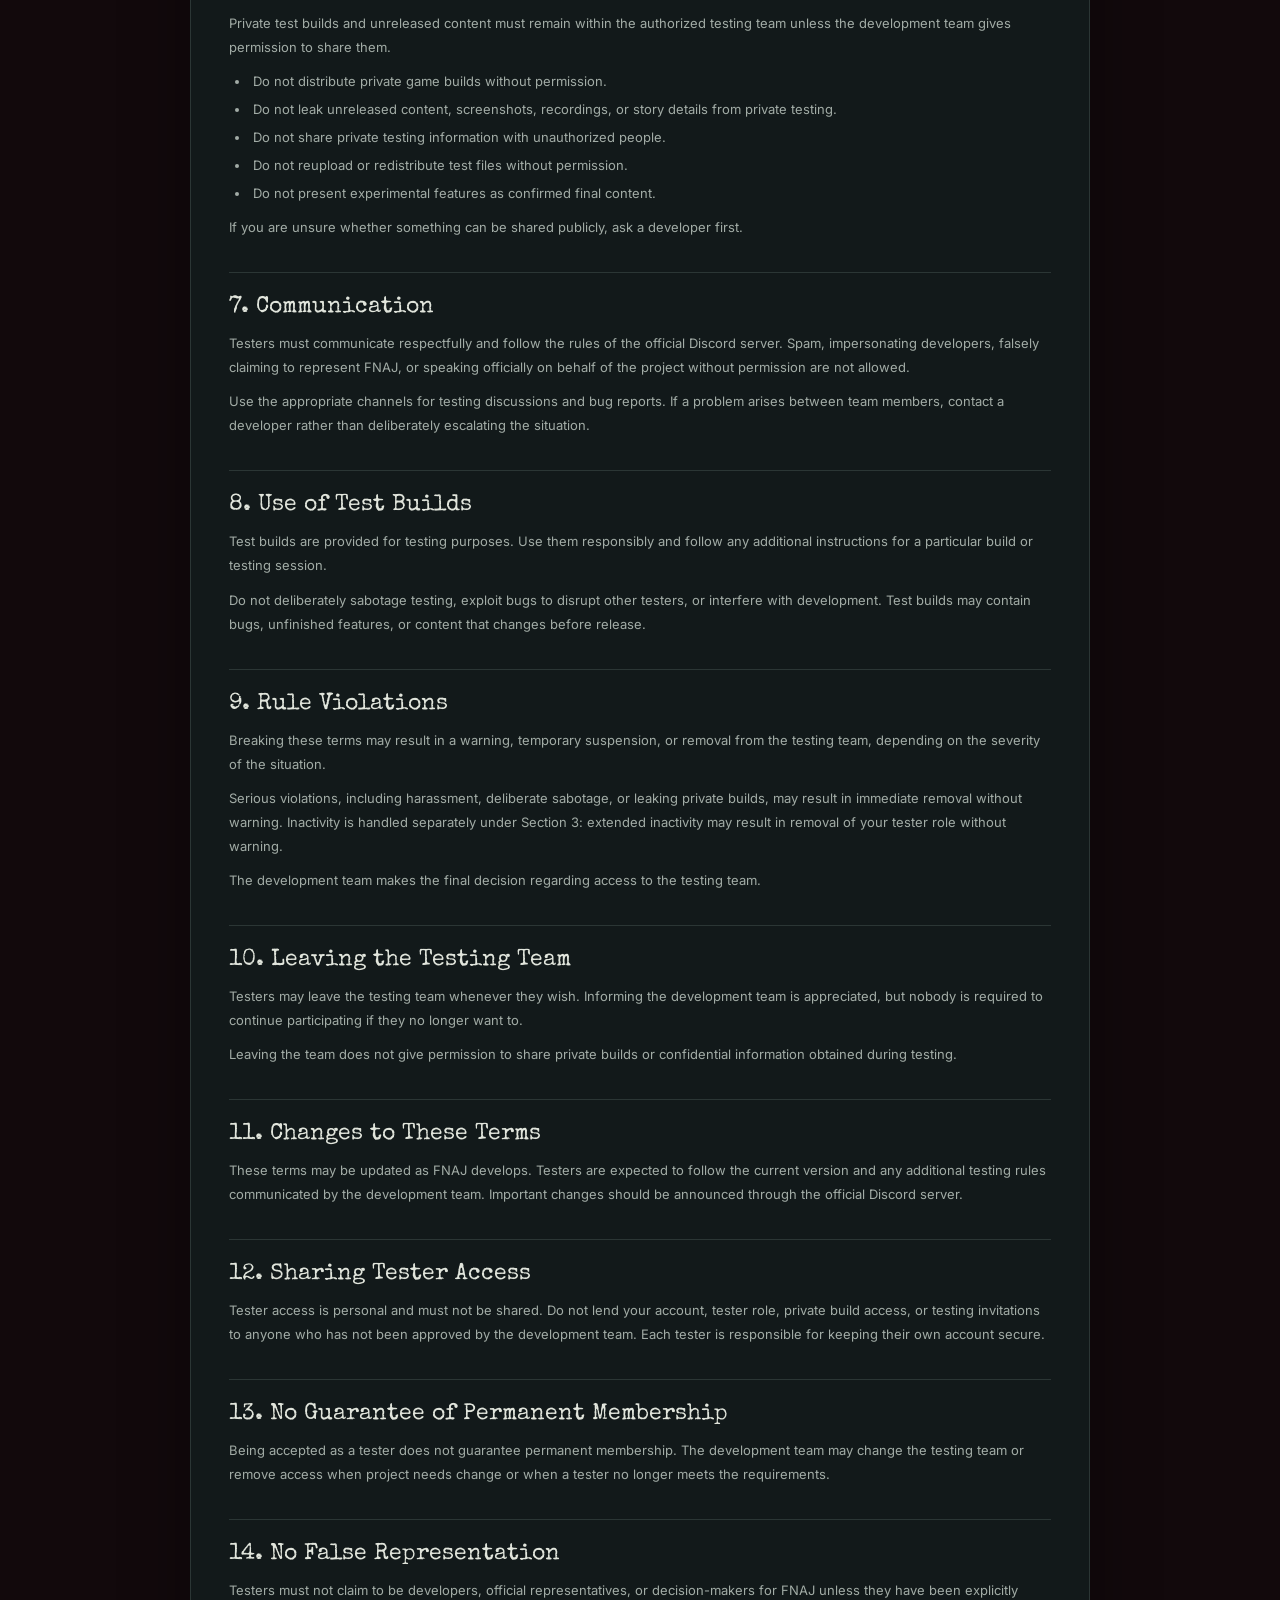
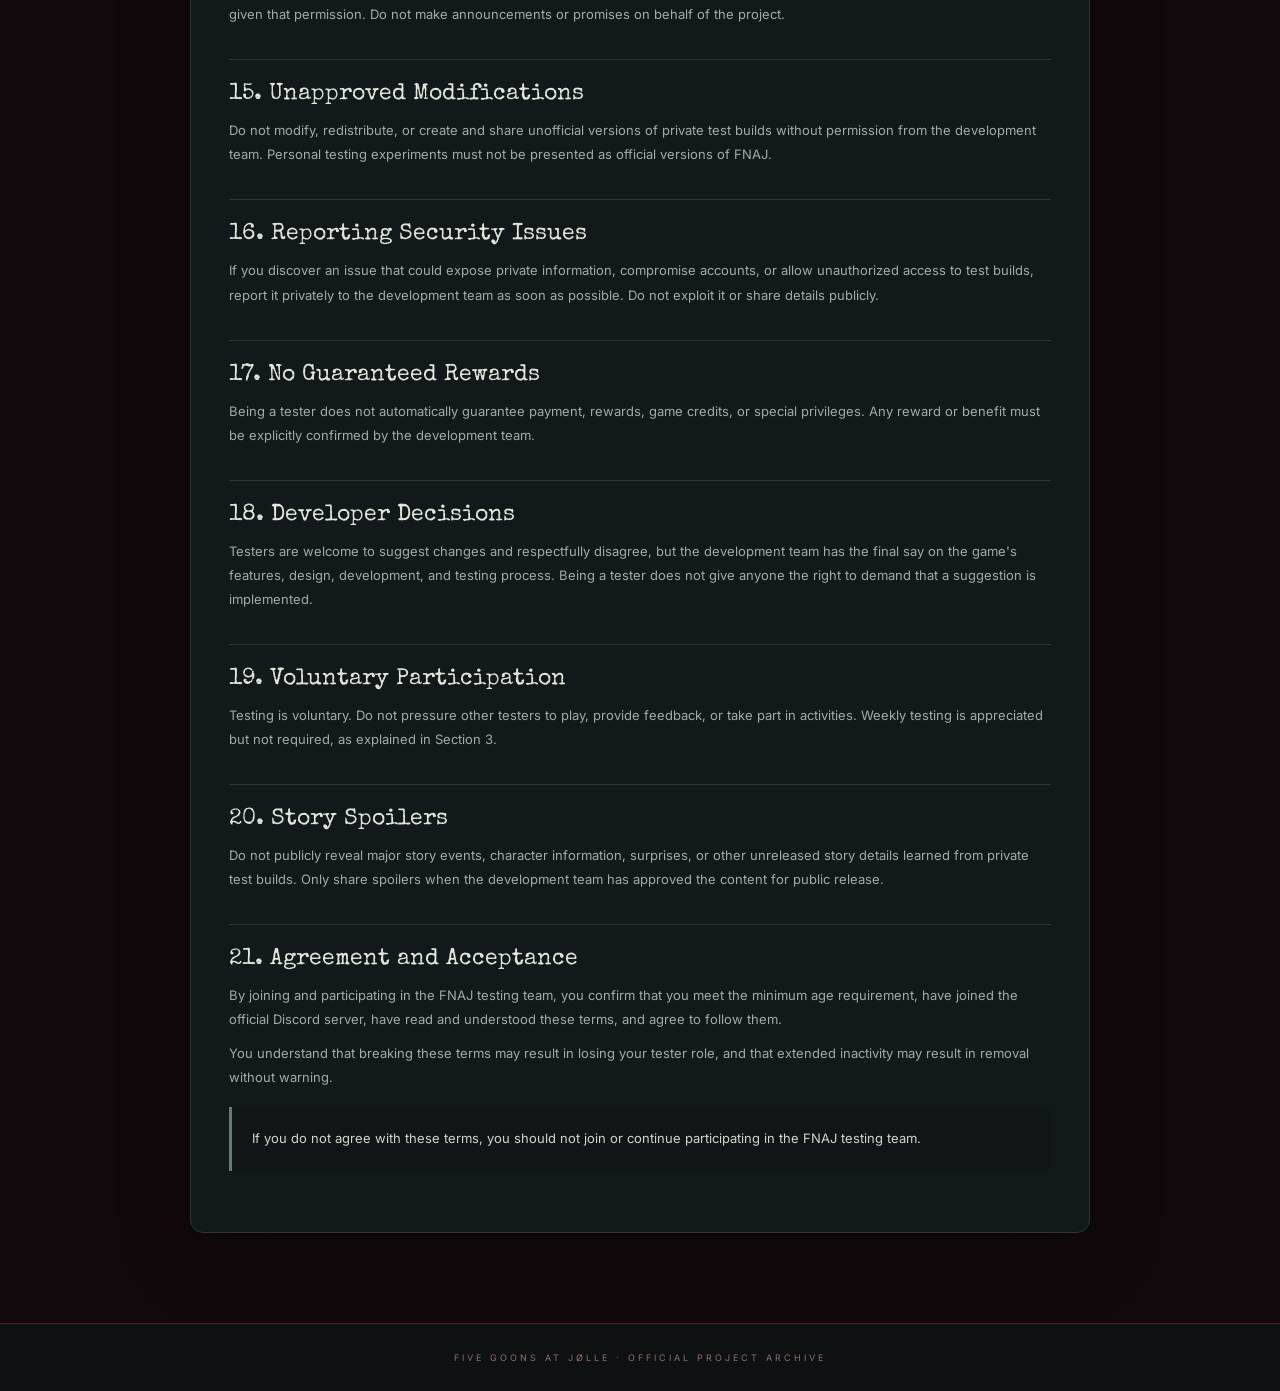
<file: games/FNAJ/terms/index.html>
<!DOCTYPE html>
<html lang="en">
<head>
<meta charset="UTF-8">
<meta name="viewport" content="width=device-width,initial-scale=1">
<meta name="theme-color" content="#0d1112">
<meta name="description" content="Official Five Goons at Jølle tester terms of agreement.">
<link rel="icon" type="image/webp" href="../Images/1102960-crop0_225_1314_554-qpcmmsx4-v4.webp?v=20261008">
<title>Tester Terms of Agreement | FNAJ</title>
<link rel="stylesheet" href="../dropdown/style.css">
<style>
*{box-sizing:border-box}html{scroll-behavior:smooth}html{min-height:100%;background:#09090c;background-image:linear-gradient(180deg,#3b0b14 0%,#26080f 32%,#13090d 68%,#09090c 100%);background-attachment:fixed;background-repeat:no-repeat}body{margin:0;min-width:320px;min-height:100vh;background:transparent;color:#e5e7df;font-family:Inter,Arial,sans-serif;opacity:0;transition:opacity .3s ease}body.page-ready{opacity:1}body:before{content:"";position:fixed;inset:0;pointer-events:none;z-index:1;opacity:.04;background-image:url("data:image/svg+xml,%3Csvg viewBox='0 0 180 180' xmlns='http://www.w3.org/2000/svg'%3E%3Cfilter id='n'%3E%3CfeTurbulence type='fractalNoise' baseFrequency='.8' numOctaves='4' stitchTiles='stitch'/%3E%3C/filter%3E%3Crect width='100%25' height='100%25' filter='url(%23n)' opacity='.8'/%3E%3C/svg%3E")}header{position:fixed;top:0;left:0;right:0;z-index:100;padding:18px 24px;pointer-events:none}.site-nav{pointer-events:auto;height:62px;max-width:1240px;margin:auto;padding:7px 8px 7px 20px;display:flex;align-items:center;justify-content:space-between;background:rgba(13,17,18,.88);border:1px solid #2b3635;border-radius:15px;box-shadow:0 18px 55px #0008;backdrop-filter:blur(22px)}.site-logo{font-family:"Special Elite",Georgia,serif;font-size:18px;letter-spacing:3px;color:#e5e7df;text-decoration:none}.site-nav-wrap{display:flex;align-items:center}.site-nav nav{display:flex;align-items:center;gap:6px}.menu-toggle{display:none}.page{position:relative;z-index:2;width:min(900px,calc(100% - 40px));margin:0 auto;padding:150px 0 90px}.eyebrow{font-size:9px;color:#89948f;letter-spacing:4px;text-transform:uppercase;margin-bottom:20px}.page h1{font-family:"Special Elite",Georgia,serif;font-size:clamp(38px,7vw,76px);font-weight:400;line-height:1.02;letter-spacing:-1.5px;color:#e5e7df;margin:0}.subtitle{color:#89948f;line-height:1.8;font-size:14px;max-width:680px;margin:22px 0 38px}.terms-card{background:#12191a;border:1px solid #2b3635;border-radius:13px;padding:clamp(20px,4vw,38px);box-shadow:0 22px 70px #0005}.terms-intro{color:#aeb7b0;line-height:1.8;margin:0 0 28px}.term{padding:23px 0;border-top:1px solid #2b3635}.term:first-of-type{border-top:0}.term h2{font:400 23px "Special Elite",Georgia,serif;color:#e1e5dc;margin:0 0 12px}.term p,.term li{font-size:13px;color:#a2aca6;line-height:1.85}.term p{margin:0 0 10px}.term ul{padding-left:21px;margin:10px 0}.term li{padding-left:3px;margin:4px 0}.term a{color:#d0d7ca;text-underline-offset:4px;overflow-wrap:anywhere}.discord-link{display:inline-flex;margin-top:8px;padding:12px 15px;background:#192221;border:1px solid #3a4846;border-radius:8px;color:#d7ded3!important;text-decoration:none;font-size:12px;letter-spacing:.4px}.discord-link:hover{background:#222e2c}.agreement{margin-top:18px;padding:20px;border-left:3px solid #667a70;background:#101617;border-radius:0 8px 8px 0;color:#d0d7ca;line-height:1.8;font-size:13px}footer{position:relative;z-index:2;padding:28px 20px;text-align:center;border-top:1px solid #2b3635;color:#59635f;font-size:9px;letter-spacing:3px;text-transform:uppercase}
@media(max-width:760px){header{padding:10px}.site-nav{height:54px;padding:7px 9px;border-radius:12px}.site-logo{font-size:15px;letter-spacing:2px;max-width:58%;overflow:hidden;text-overflow:ellipsis}.site-nav-wrap{min-width:0;max-width:39%}.site-nav nav{position:fixed;top:74px;right:10px;left:10px;max-height:calc(100vh - 86px);display:none;flex-direction:column;align-items:stretch;gap:4px;padding:8px;background:rgba(13,18,19,.98);border:1px solid #3a4846;border-radius:13px;box-shadow:0 28px 80px #000b;overflow-y:auto}.site-nav nav.open{display:flex}.universal-dropdown{position:static}.universal-dropdown-toggle{display:none!important}.universal-dropdown-menu{position:static!important;width:auto!important;max-height:none!important;padding:0!important;background:transparent!important;border:0!important;box-shadow:none!important;backdrop-filter:none!important;opacity:1!important;visibility:visible!important;pointer-events:auto!important;transform:none!important}.universal-dropdown-menu a{width:100%!important;padding:12px!important}.menu-toggle{display:flex;align-items:center;justify-content:center;min-width:76px;height:38px;padding:0 11px;background:#151c1d;border:1px solid #3a4846;border-radius:9px;color:#c7cec6;font:700 9px Inter,sans-serif;letter-spacing:1.5px;text-transform:uppercase;cursor:pointer}.menu-toggle:before{content:"☰";font-size:15px;margin-right:7px}.menu-toggle.close:before{content:"×";font-size:20px}.page{padding-top:112px;width:calc(100% - 28px)}.terms-card{padding:20px}.term h2{font-size:21px}}
@media(prefers-reduced-motion:reduce){*,*:before,*:after{transition:none!important;scroll-behavior:auto!important}}
</style>

<style id="api-main-page-back-style">.api-main-page-back{position:fixed;top:-28px;left:-28px;z-index:1000;width:56px;height:56px;display:block;border:1px solid rgba(227,74,88,.32);border-radius:50%;background:rgba(9,15,24,.9);color:#f8e9eb;text-decoration:none;box-shadow:0 4px 16px #0006;backdrop-filter:blur(12px);transition:background .2s,border-color .2s,transform .2s,opacity .25s}.api-main-page-back:hover{background:rgba(48,14,20,.96);border-color:#e34a58;transform:scale(1.06)}.api-main-page-back .api-back-icon{position:absolute;right:7px;bottom:7px;width:17px;height:17px;display:grid;place-items:center;color:#f07884;font:700 18px/1 Arial,sans-serif}body.api-main-page-leaving{opacity:0!important;transition:opacity .28s ease!important}@media(prefers-reduced-motion:reduce){.api-main-page-back{transition:none}}</style>
<style id="api-main-menu-back-red-fix">
.api-main-page-back{top:84px!important;left:22px!important;width:auto!important;height:38px!important;padding:0 13px!important;border:1px solid #a8323f!important;border-radius:999px!important;background:rgba(24,10,14,.94)!important;color:#e9c3c8!important;display:inline-flex!important;align-items:center!important;gap:8px!important;box-shadow:0 8px 22px #0006!important;backdrop-filter:blur(12px)!important;text-decoration:none!important}
.api-main-page-back:hover{background:#3a151d!important;border-color:#e34a58!important;transform:translateY(-1px)!important}
.api-main-page-back .api-back-icon{position:static!important;width:auto!important;height:auto!important;color:#f04b5a!important;font:700 17px/1 Arial,sans-serif!important}
.api-back-label{font:600 9px Inter,Arial,sans-serif!important;letter-spacing:1px!important;text-transform:uppercase!important;color:#e9c3c8!important}
body.api-main-page-leaving{opacity:0!important;transition:opacity .28s ease!important}
@media(max-width:760px){.api-main-page-back{top:72px!important;left:12px!important;height:32px!important;padding:0 10px!important;gap:6px!important}.api-back-label{font-size:8px!important}}
</style>
</head>
<body>

<main class="page">
<div class="eyebrow">FNAJ / Official Testing</div>
<h1>Tester Terms<br>of Agreement</h1>
<p class="subtitle">Please read these terms before joining the Five Goons at Jølle testing team. They explain what is expected of testers and how access to testing is managed.</p>
<article class="terms-card">
<p class="terms-intro">By joining the FNAJ testing team, you agree to follow the terms below. They help keep testing respectful, useful, and safe for everyone involved.</p>
<section class="term"><h2>1. Age Requirement</h2><p>All testers must be at least 13 years old. Testers must also follow the age requirements and rules of the platforms used for testing and communication.</p></section>
<section class="term"><h2>2. Official Discord Server</h2><p>All testers are required to be members of the official FNAJ Discord server. Important announcements, testing information, and communication with the development team will take place there. Testers must follow the server rules. Leaving the server means you no longer meet the requirements for the testing team and may result in removal of your tester role.</p><a class="discord-link" href="https://discord.gg/x4mNtpJgtU" target="_blank" rel="noopener noreferrer">Join the official FNAJ Discord →</a></section>
<section class="term"><h2>3. Activity and Participation</h2><p>Testing the game at least once per week is appreciated, but it is not required.</p><p>However, testers who remain inactive for an extended period may have their tester role removed without warning. The development team is not required to provide a warning, ask for an explanation, or contact the tester before removing the role.</p><p>Testers are encouraged to participate when they can. Personal responsibilities, including school and other commitments, should come first.</p></section>
<section class="term"><h2>4. Respectful Behaviour</h2><p>All testers must treat developers and other testers respectfully. Bullying, harassment, discrimination, personal attacks, threats, and deliberately starting arguments or drama are not allowed.</p><p>Constructive criticism is welcome. You may disagree with decisions or dislike features, but express your opinions respectfully. Criticize the game, not the person who created it.</p></section>
<section class="term"><h2>5. Bug Reports and Feedback</h2><p>Testers are expected to provide honest feedback and report bugs they discover. When possible, include what happened, steps to reproduce the issue, what you expected to happen, and screenshots or recordings if useful.</p><p>Do not intentionally submit fake bug reports or claim to have tested features you have not tested. Suggestions are welcome, but there is no guarantee they will be added. Final decisions about features and changes belong to the development team.</p></section>
<section class="term"><h2>6. Confidentiality and Leaks</h2><p>Private test builds and unreleased content must remain within the authorized testing team unless the development team gives permission to share them.</p><ul><li>Do not distribute private game builds without permission.</li><li>Do not leak unreleased content, screenshots, recordings, or story details from private testing.</li><li>Do not share private testing information with unauthorized people.</li><li>Do not reupload or redistribute test files without permission.</li><li>Do not present experimental features as confirmed final content.</li></ul><p>If you are unsure whether something can be shared publicly, ask a developer first.</p></section>
<section class="term"><h2>7. Communication</h2><p>Testers must communicate respectfully and follow the rules of the official Discord server. Spam, impersonating developers, falsely claiming to represent FNAJ, or speaking officially on behalf of the project without permission are not allowed.</p><p>Use the appropriate channels for testing discussions and bug reports. If a problem arises between team members, contact a developer rather than deliberately escalating the situation.</p></section>
<section class="term"><h2>8. Use of Test Builds</h2><p>Test builds are provided for testing purposes. Use them responsibly and follow any additional instructions for a particular build or testing session.</p><p>Do not deliberately sabotage testing, exploit bugs to disrupt other testers, or interfere with development. Test builds may contain bugs, unfinished features, or content that changes before release.</p></section>
<section class="term"><h2>9. Rule Violations</h2><p>Breaking these terms may result in a warning, temporary suspension, or removal from the testing team, depending on the severity of the situation.</p><p>Serious violations, including harassment, deliberate sabotage, or leaking private builds, may result in immediate removal without warning. Inactivity is handled separately under Section 3: extended inactivity may result in removal of your tester role without warning.</p><p>The development team makes the final decision regarding access to the testing team.</p></section>
<section class="term"><h2>10. Leaving the Testing Team</h2><p>Testers may leave the testing team whenever they wish. Informing the development team is appreciated, but nobody is required to continue participating if they no longer want to.</p><p>Leaving the team does not give permission to share private builds or confidential information obtained during testing.</p></section>
<section class="term"><h2>11. Changes to These Terms</h2><p>These terms may be updated as FNAJ develops. Testers are expected to follow the current version and any additional testing rules communicated by the development team. Important changes should be announced through the official Discord server.</p></section>
<section class="term"><h2>12. Sharing Tester Access</h2><p>Tester access is personal and must not be shared. Do not lend your account, tester role, private build access, or testing invitations to anyone who has not been approved by the development team. Each tester is responsible for keeping their own account secure.</p></section>
<section class="term"><h2>13. No Guarantee of Permanent Membership</h2><p>Being accepted as a tester does not guarantee permanent membership. The development team may change the testing team or remove access when project needs change or when a tester no longer meets the requirements.</p></section>
<section class="term"><h2>14. No False Representation</h2><p>Testers must not claim to be developers, official representatives, or decision-makers for FNAJ unless they have been explicitly given that permission. Do not make announcements or promises on behalf of the project.</p></section>
<section class="term"><h2>15. Unapproved Modifications</h2><p>Do not modify, redistribute, or create and share unofficial versions of private test builds without permission from the development team. Personal testing experiments must not be presented as official versions of FNAJ.</p></section>
<section class="term"><h2>16. Reporting Security Issues</h2><p>If you discover an issue that could expose private information, compromise accounts, or allow unauthorized access to test builds, report it privately to the development team as soon as possible. Do not exploit it or share details publicly.</p></section>
<section class="term"><h2>17. No Guaranteed Rewards</h2><p>Being a tester does not automatically guarantee payment, rewards, game credits, or special privileges. Any reward or benefit must be explicitly confirmed by the development team.</p></section>
<section class="term"><h2>18. Developer Decisions</h2><p>Testers are welcome to suggest changes and respectfully disagree, but the development team has the final say on the game's features, design, development, and testing process. Being a tester does not give anyone the right to demand that a suggestion is implemented.</p></section>
<section class="term"><h2>19. Voluntary Participation</h2><p>Testing is voluntary. Do not pressure other testers to play, provide feedback, or take part in activities. Weekly testing is appreciated but not required, as explained in Section 3.</p></section>
<section class="term"><h2>20. Story Spoilers</h2><p>Do not publicly reveal major story events, character information, surprises, or other unreleased story details learned from private test builds. Only share spoilers when the development team has approved the content for public release.</p></section>
<section class="term"><h2>21. Agreement and Acceptance</h2><p>By joining and participating in the FNAJ testing team, you confirm that you meet the minimum age requirement, have joined the official Discord server, have read and understood these terms, and agree to follow them.</p><p>You understand that breaking these terms may result in losing your tester role, and that extended inactivity may result in removal without warning.</p><div class="agreement">If you do not agree with these terms, you should not join or continue participating in the FNAJ testing team.</div></section>
</article>
</main>
<footer>Five Goons at Jølle · Official Project Archive</footer>

<script>document.addEventListener("DOMContentLoaded",()=>requestAnimationFrame(()=>document.body.classList.add("page-ready")));window.addEventListener("pageshow",()=>document.body.classList.add("page-ready"));</script>



<script src="../shared/header.js?v=4"></script>
</body>
</html>
</file>
<file: games/FNAJ/dropdown/style.css>
@import url('https://fonts.googleapis.com/css2?family=Inter:wght@400;500;600;700&family=Special+Elite&display=swap');
:root{--ui-bg:#12090c;--ui-panel:#1b0d11;--ui-panel2:#271117;--ui-line:#4b2028;--ui-line2:#71303a;--ui-text:#f0e3e5;--ui-muted:#b99a9d;--ui-accent:#e34a58;--ui-accent2:#b8323d;--ui-shadow:rgba(0,0,0,.55);--ui-ease:cubic-bezier(.16,1,.3,1)}
html{scroll-behavior:smooth;scroll-padding-top:104px}
body{min-width:320px;background:#12090c!important;color:var(--ui-text)}
body:before{opacity:.035!important}
body:after{content:"";position:fixed;inset:0;pointer-events:none;z-index:999;background-image:linear-gradient(rgba(255,255,255,.018) 1px,transparent 1px),linear-gradient(90deg,rgba(255,255,255,.014) 1px,transparent 1px);background-size:42px 42px;mask-image:linear-gradient(to bottom,black,transparent 75%);opacity:.35}
::selection{background:var(--ui-accent);color:#0d1112}
*:focus-visible{outline:2px solid var(--ui-accent);outline-offset:3px}

header{position:fixed!important;top:0;left:0;right:0;width:100%;height:auto!important;z-index:100;padding:18px 24px!important;pointer-events:none;font-family:Inter,Arial,sans-serif}
.site-nav{pointer-events:auto;height:62px!important;max-width:1240px!important;margin:auto;padding:7px 8px 7px 20px!important;display:flex;align-items:center;justify-content:space-between;background:rgba(18,9,12,.88)!important;border:1px solid var(--ui-line)!important;border-radius:15px!important;box-shadow:0 18px 55px var(--ui-shadow),inset 0 1px rgba(255,255,255,.045)!important;backdrop-filter:blur(22px) saturate(.85)!important;transition:all .4s var(--ui-ease)}
.site-nav:hover{border-color:var(--ui-line2)!important;box-shadow:0 22px 70px rgba(0,0,0,.58),inset 0 1px rgba(255,255,255,.055)!important}
.site-logo{font-family:"Special Elite",Georgia,serif!important;font-size:18px!important;letter-spacing:3px!important;color:var(--ui-text)!important;text-decoration:none!important;white-space:nowrap;transition:transform .35s var(--ui-ease),letter-spacing .35s var(--ui-ease)}
.site-logo:hover{transform:translateX(3px);letter-spacing:3.5px}
.site-nav-wrap{display:flex;align-items:center}
.site-nav nav{display:flex;align-items:center;gap:6px}
.site-nav nav a,.universal-dropdown-toggle{position:relative!important;color:var(--ui-muted)!important;text-decoration:none!important;font:600 9px Inter,Arial,sans-serif!important;letter-spacing:1.5px!important;text-transform:uppercase!important;padding:12px 14px!important;border:1px solid transparent!important;border-radius:9px!important;background:transparent!important;cursor:pointer;transition:all .28s var(--ui-ease)!important}
.site-nav nav a:hover,.site-nav nav a.active,.universal-dropdown-toggle:hover,.universal-dropdown.open .universal-dropdown-toggle{color:var(--ui-text)!important;background:var(--ui-panel2)!important;border-color:var(--ui-line2)!important;transform:none!important}
.site-nav nav a.active{box-shadow:inset 0 -2px var(--ui-accent)!important}
.universal-dropdown{position:relative}
.universal-dropdown-toggle{display:flex;align-items:center;gap:11px;appearance:none;-webkit-appearance:none;box-shadow:none!important}
.universal-dropdown-toggle:after{content:"";width:7px;height:7px;border-right:1px solid currentColor;border-bottom:1px solid currentColor;transform:rotate(45deg) translateY(-2px);transition:transform .35s var(--ui-ease)}
.universal-dropdown.open .universal-dropdown-toggle:after{transform:rotate(225deg) translate(-2px,-2px)}
.universal-dropdown-menu{position:absolute;top:calc(100% + 12px);right:0;width:270px;max-height:72vh;overflow-y:auto;padding:10px;background:rgba(24,10,14,.98);border:1px solid var(--ui-line2);border-radius:13px;box-shadow:0 30px 90px rgba(0,0,0,.7),inset 0 1px rgba(255,255,255,.035);backdrop-filter:blur(24px);opacity:0;visibility:hidden;pointer-events:none;transform:translateY(-12px) scale(.96);transform-origin:top right;transition:opacity .22s var(--ui-ease),transform .4s var(--ui-ease),visibility .22s;z-index:9999}
.universal-dropdown.open .universal-dropdown-menu{opacity:1;visibility:visible;pointer-events:auto;transform:none}
.universal-dropdown-menu small{display:block;padding:11px 12px 7px;color:#586663;font:700 8px Inter,Arial,sans-serif;letter-spacing:2.8px;text-transform:uppercase}
.universal-dropdown-menu a{display:flex!important;align-items:center!important;width:100%!important;padding:11px 12px!important;color:#9aa5a1!important;font:500 9px Inter,Arial,sans-serif!important;letter-spacing:1.5px!important;border-radius:8px!important}
.universal-dropdown-menu a:before{content:"";width:3px;height:0;background:var(--ui-accent);margin-right:0;border-radius:3px;transition:height .25s var(--ui-ease),margin .25s var(--ui-ease)}
.universal-dropdown-menu a:hover:before,.universal-dropdown-menu a.current:before{height:15px;margin-right:9px}
.universal-dropdown-menu a:hover,.universal-dropdown-menu a.current{color:var(--ui-text)!important;background:#2a1117!important;transform:none!important}
.nav-separator{height:1px;background:var(--ui-line);margin:7px 8px}
.menu-toggle{display:none}

.hero{background:#12090c!important}
.hero:after{background:linear-gradient(90deg,transparent,var(--ui-line2),transparent)!important}
.hero-bg{filter:saturate(.55) contrast(1.12)!important}
.stamp{border-color:var(--ui-line2)!important;color:#8d9993!important;border-radius:999px!important;padding:9px 14px!important}
.btn{border-radius:10px!important;border-color:var(--ui-line2)!important;background:#b8323d!important;color:#fff!important;box-shadow:0 8px 30px rgba(0,0,0,.2);transition:all .35s var(--ui-ease)!important}
.btn:hover{transform:translateY(-4px)!important;box-shadow:0 15px 38px rgba(0,0,0,.45)!important}
.btn.secondary{background:#211014!important;color:#e7c4c9!important}
.paper,.faq,.home-contacts{background:#111718!important;border-color:var(--ui-line)!important}
.card,.faq-item,.home-contact-card,.link,.fact,.note,.game-image,.archive-image{background:#1a0b0f!important;border-color:var(--ui-line)!important;box-shadow:0 18px 55px rgba(0,0,0,.28)!important;border-radius:12px!important}
.card:hover,.faq-item:hover,.home-contact-card:hover,.link:hover{border-color:var(--ui-line2)!important;transform:translateY(-5px)!important;box-shadow:0 25px 70px rgba(0,0,0,.42)!important}
.card-info strong,.home-contact-name{color:#e1e5dc!important}
.card-info p,.intro,.home-contact-description{color:#89948f!important}
.fact{border-left-color:var(--ui-accent2)!important;background:#16090c!important}
.fact:hover{background:#2a1117!important;border-color:var(--ui-accent2)!important}
.archive-image{padding:7px!important;transform:none!important}
.archive-image:hover{transform:translateY(-5px)!important}
.faq-question{color:#dfe4dc!important}
.faq-question:hover{background:#192021!important}
.faq-answer-inner{background:#16090c!important;border-color:var(--ui-line)!important;border-left-color:var(--ui-accent2)!important}
.home-contact-pfp,.home-profile-pfp{border-color:var(--ui-line)!important;background:#0f1415!important}
.home-contact-open{position:relative;overflow:hidden;background:#192021!important;border-color:var(--ui-line2)!important;color:#cbd1c4!important;border-radius:8px!important}
.contact-modal,.home-profile-modal{background:rgba(5,8,9,.76)!important;backdrop-filter:blur(16px)!important}
.contact-box,.home-profile-box{background:#12191a!important;border-color:var(--ui-line2)!important;border-radius:14px!important}
.field input,.field textarea{background:#0d1213!important;border-color:var(--ui-line)!important;color:#e2e6df!important;border-radius:8px!important}
.field input:focus,.field textarea:focus{border-color:var(--ui-accent2)!important;box-shadow:0 0 0 3px rgba(227,74,88,.16)!important}
footer{background:#0d1112!important;border-color:var(--ui-line)!important;color:#936b72!important}
.reveal{transition:opacity .7s var(--ui-ease),transform .7s var(--ui-ease)!important}

@media(max-width:760px){
 header{padding:10px!important}.site-nav{height:54px!important;padding:7px 9px!important;border-radius:12px!important}.site-logo{font-size:15px!important;letter-spacing:2px!important;max-width:58%;overflow:hidden;text-overflow:ellipsis}
 .site-nav-wrap{min-width:0;max-width:39%}.site-nav nav{position:fixed!important;top:74px!important;right:10px!important;left:10px!important;width:auto!important;max-height:calc(100vh - 86px)!important;display:none!important;flex-direction:column;align-items:stretch;gap:4px;padding:8px!important;background:rgba(13,18,19,.98)!important;border:1px solid var(--ui-line2)!important;border-radius:13px!important;box-shadow:0 28px 80px rgba(0,0,0,.72)!important;overflow-y:auto}
 .site-nav nav.open{display:flex!important}.universal-dropdown{position:static!important}.universal-dropdown-toggle{display:none!important}.universal-dropdown-menu{position:static!important;width:auto!important;max-height:none!important;padding:0!important;background:transparent!important;border:0!important;box-shadow:none!important;backdrop-filter:none!important;opacity:1!important;visibility:visible!important;pointer-events:auto!important;transform:none!important}.universal-dropdown-menu a{padding:12px!important}.menu-toggle{display:flex!important;align-items:center;justify-content:center;width:auto!important;min-width:76px!important;height:38px!important;padding:0 11px!important;background:#151c1d!important;border:1px solid var(--ui-line2)!important;border-radius:9px!important;color:#c7cec6!important;font:700 9px Inter,sans-serif!important;letter-spacing:1.5px!important;text-transform:uppercase!important;cursor:pointer}.menu-toggle::before{content:"☰";font-size:15px;margin-right:7px}.menu-toggle.close::before{content:"×";font-size:20px}
 .menu-open{overflow:hidden!important}
}
@media(prefers-reduced-motion:reduce){html{scroll-behavior:auto}*,*:before,*:after{animation-duration:.01ms!important;animation-iteration-count:1!important;transition-duration:.01ms!important}}
</file>
